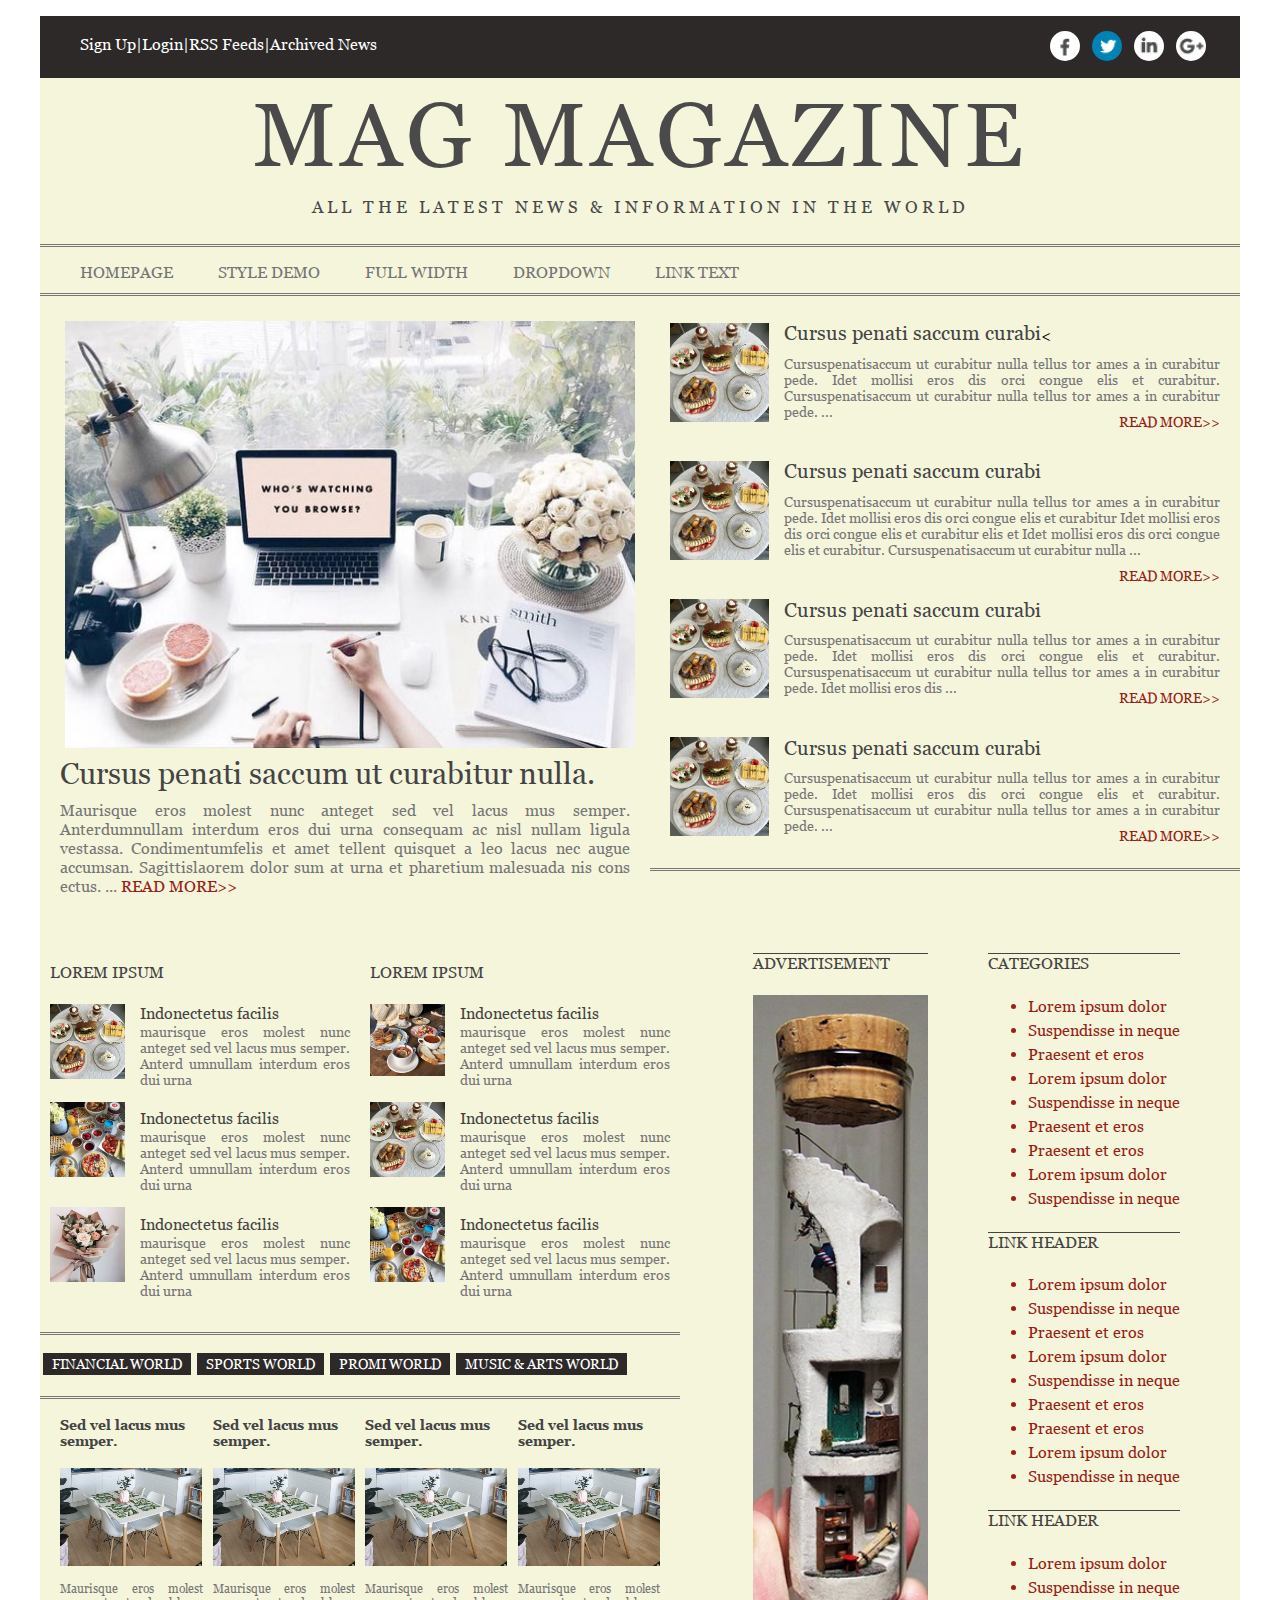
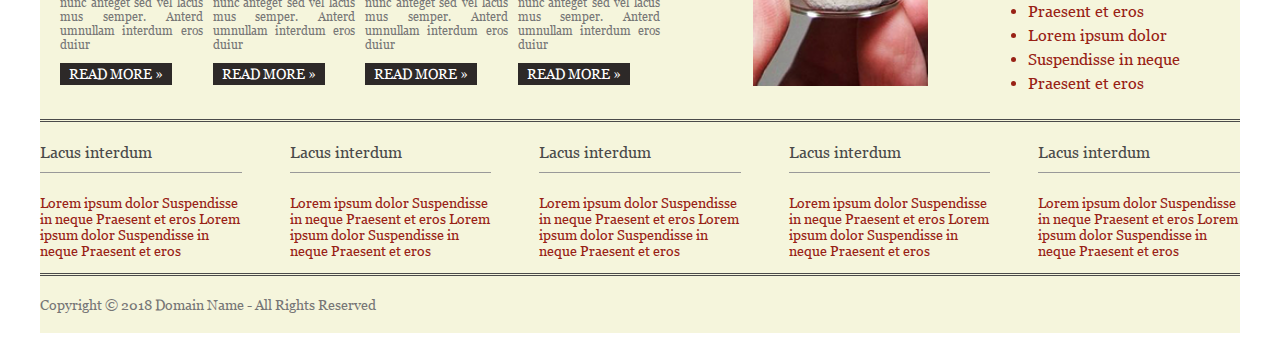
<file: Portfolio/Magazine html css/index.html>
<!DOCTYPE html>
<html lang="ua">
<head>
    <meta charset="UTF-8">
    <title>Magazine</title>
   <link type="text/css" rel="stylesheet" href="style%20–%20копія.css">
    <link type="text/css" rel="stylesheet" href="fonts/stylesheet.css">
</head>
<body>

<section>
  <header>
    <nav>
        <ul>
            <li>
                <a href="#">Sign Up </a>
            </li>
            <li>|</li>
            <li>
                <a href="#">Login </a>
            </li>
            <li>|</li>
            <li>
                <a href="#">RSS Feeds</a>
            </li>
            <li>|</li>
            <li>
                <a href="#">Archived News</a>
            </li>
        </ul>
    </nav>
       <div class="social">
        <a href="#"> <img src="Img/s1.png"></a>
        <a href="#"><img src="Img/s2.png"></a>
        <a href="#"><img src="Img/s3.png"></a>
        <a href="#"><img src="Img/s4.png"></a>
       </div>
  </header>

        <div class="headline">
            <h1>Mag magazine</h1>
            <h3>ALL THE LATEST NEWS & INFORMATION IN THE WORLD</h3>
        </div>
        <div class="headline-menu">
            <nav>
                <ul>
                    <li>
                        <a href="#">HOMEPAGE</a>
                    </li>
                    <li>
                        <a href="#">STYLE DEMO</a>
                    </li>
                    <li>
                        <a href="#">FULL WIDTH</a>
                    </li>
                    <li>
                        <a href="#">DROPDOWN</a>
                    </li>
                    <li>
                        <a href="#">LINK TEXT</a>
                    </li>
                </ul>
            </nav>
        </div>

            <div class="first-page">
                <div class="page-left">
                        <img src="Img/377f50a6bbf4524dcbbbc288e62bc53a.jpg">
                        <h3>Cursus penati saccum ut curabitur nulla.</h3>
                        <p>Maurisque eros molest nunc anteget sed vel lacus mus semper.
                        Anterdumnullam interdum eros dui urna consequam ac nisl nullam ligula vestassa.
                        Condimentumfelis et amet tellent quisquet a leo lacus nec augue accumsan.
                        Sagittislaorem dolor sum at urna et pharetium malesuada nis cons ectus. ...  <a href="#">READ MORE>></a></p>
                </div>

                <div class="page-right">
                    <img src="Img/4.jpg">
                   <h4>Cursus penati saccum curabi</h4><
                    <p>Cursuspenatisaccum ut curabitur nulla tellus tor ames a in curabitur pede.
                    Idet mollisi eros dis orci congue elis et curabitur. Cursuspenatisaccum ut curabitur nulla tellus tor ames a in curabitur pede.
                      ...  <a href="#">READ MORE>></a></p>


                    <img src="Img/4.jpg">
                    <h4>Cursus penati saccum curabi</h4>
                    <p>Cursuspenatisaccum ut curabitur nulla tellus tor ames a in curabitur pede.
                     Idet mollisi eros dis orci congue elis et curabitur Idet mollisi eros dis orci congue elis et curabitur elis et Idet mollisi eros dis orci congue elis et curabitur. Cursuspenatisaccum ut curabitur nulla
                        ...  <a href="#">READ MORE>></a></p>

                    <img src="Img/4.jpg">
                    <h4>Cursus penati saccum curabi</h4>
                    <p>Cursuspenatisaccum ut curabitur nulla tellus tor ames a in curabitur pede.
                    Idet mollisi eros dis orci congue elis et curabitur. Cursuspenatisaccum ut curabitur nulla tellus tor ames a in curabitur pede.
                        Idet mollisi eros dis ...  <a href="#">READ MORE>></a></p>

                    <img src="Img/4.jpg">
                    <h4>Cursus penati saccum curabi</h4>
                    <p>  Cursuspenatisaccum ut curabitur nulla tellus tor ames a in curabitur pede.
                    Idet mollisi eros dis orci congue elis et curabitur. Cursuspenatisaccum ut curabitur nulla tellus tor ames a in curabitur pede.
                         ...  <a href="#">READ MORE>></a></p>
                </div>
            </div>



            <div class="second-page">

                <div class="second-page_left">

                    <div class="colomn-left">
                <h4>LOREM IPSUM</h4>
                        <a href="#"><img src="Img/4.jpg"></a>
                <h4>Indonectetus facilis</h4>
                <p>maurisque eros molest nunc anteget sed vel lacus mus semper. Anterd umnullam interdum eros dui urna</p>

                        <a href="#"><img src="Img/5.jpg"></a>
                <h4>Indonectetus facilis</h4>
                <p>maurisque eros molest nunc anteget sed vel lacus mus semper. Anterd umnullam interdum eros dui urna</p>


                <a href="#"><img src="Img/6.jpg"></a>
                <h4>Indonectetus facilis</h4>
                <p>maurisque eros molest nunc anteget sed vel lacus mus semper. Anterd umnullam interdum eros dui urna</p>
                    </div>

                    <div class="colomn-right">
                        <h4>LOREM IPSUM</h4>
                        <a href="#"><img src="Img/3.jpg"></a>
                <h4>Indonectetus facilis</h4>
                <p>maurisque eros molest nunc anteget sed vel lacus mus semper. Anterd umnullam interdum eros dui urna</p>

                        <a href="#"><img src="Img/4.jpg"></a>
                <h4>Indonectetus facilis</h4>
                <p>maurisque eros molest nunc anteget sed vel lacus mus semper. Anterd umnullam interdum eros dui urna</p>


                        <a href="#"><img src="Img/5.jpg"></a>
                <h4>Indonectetus facilis</h4>
                <p>maurisque eros molest nunc anteget sed vel lacus mus semper. Anterd umnullam interdum eros dui urna</p>

            </div>
                </div>
                <div class="second-page_right">
                    <div class="second-page_botle">
                                <h4>Advertisement</h4>
                                <img src="Img/7.png"  alt="botle">
                </div>
                            <div class="categories">
                                <h4> Categories</h4>
                                <nav>
                                    <ul>
                                        <li>
                                            <a href="#">Lorem ipsum dolor</a>
                                        </li>
                                        <li>
                                            <a href="#">Suspendisse in neque</a>
                                        </li>
                                        <li>
                                            <a href="#">Praesent et eros</a>
                                        </li>
                                        <li>
                                            <a href="#">Lorem ipsum dolor</a>
                                        </li>
                                        <li>
                                            <a href="#">Suspendisse in neque</a>
                                        </li>
                                        <li>
                                            <a href="#">Praesent et eros</a>
                                        </li>
                                        <li>
                                            <a href="#">Praesent et eros</a>
                                        </li>
                                        <li>
                                            <a href="#"> Lorem ipsum dolor</a>
                                        </li>
                                        <li>
                                            <a href="#">Suspendisse in neque</a>
                                        </li>
                                    </ul>
                                </nav>
                                <h4> Link Header</h4>
                                <nav>
                                    <ul>
                                        <li>
                                            <a href="#">Lorem ipsum dolor</a>
                                        </li>
                                        <li>
                                            <a href="#">Suspendisse in neque</a>
                                        </li>
                                        <li>
                                            <a href="#">Praesent et eros</a>
                                        </li>
                                        <li>
                                            <a href="#">Lorem ipsum dolor</a>
                                        </li>
                                        <li>
                                            <a href="#">Suspendisse in neque</a>
                                        </li>
                                        <li>
                                            <a href="#">Praesent et eros</a>
                                        </li>
                                        <li>
                                            <a href="#">Praesent et eros</a>
                                        </li>
                                        <li>
                                            <a href="#"> Lorem ipsum dolor</a>
                                        </li>
                                        <li>
                                            <a href="#">Suspendisse in neque</a>
                                        </li>
                                    </ul>
                                </nav>
                                <h4>Link Header</h4>
                                <nav>
                                    <ul>
                                        <li>
                                            <a href="#">Lorem ipsum dolor</a>
                                        </li>
                                        <li>
                                            <a href="#">Suspendisse in neque</a>
                                        </li>
                                        <li>
                                            <a href="#">Praesent et eros</a>
                                        </li>
                                        <li>
                                            <a href="#">Lorem ipsum dolor</a>
                                        </li>
                                        <li>
                                            <a href="#">Suspendisse in neque</a>
                                        </li>
                                        <li>
                                            <a href="#">Praesent et eros</a>
                                        </li>
                                    </ul>
                                </nav>
                            </div>
                        </div>
                <div class="second-page_bottom">
                    <nav>
                        <ul>
                            <li>
                                <a href="#">FINANCIAL WORLD</a>
                            </li>
                            <li>
                                <a href="#">SPORTS WORLD</a>
                            </li>
                            <li>
                                <a href="#">PROMI WORLD</a>
                            </li>
                            <li>
                                <a href="#">MUSIC & ARTS WORLD</a>
                            </li>
                        </ul>
                    </nav>
                    <div class="page_bottom">
                    <div>
                    <h4>Sed vel lacus mus semper.</h4>
                    <img src="Img/e9ea4e97832a8cc46d1f5a7da3ede46f.jpg">
                    <p>Maurisque eros molest nunc anteget sed vel lacus mus semper.
                        Anterd umnullam interdum eros duiur</p>
                    <a href="#">READ MORE »</a>
                </div>
                    <div>
                    <h4>Sed vel lacus mus semper.</h4>
                    <img src="Img/e9ea4e97832a8cc46d1f5a7da3ede46f.jpg">
                    <p>Maurisque eros molest nunc anteget sed vel lacus mus semper.
                        Anterd umnullam interdum eros duiur</p>
                    <a href="#">READ MORE »</a>
                </div>
                    <div>
                    <h4>Sed vel lacus mus semper.</h4>
                    <img src="Img/e9ea4e97832a8cc46d1f5a7da3ede46f.jpg">
                    <p>Maurisque eros molest nunc anteget sed vel lacus mus semper.
                        Anterd umnullam interdum eros duiur</p>
                    <a href="#">READ MORE »</a>
                </div>
                    <div>
                    <h4>Sed vel lacus mus semper.</h4>
                    <img src="Img/e9ea4e97832a8cc46d1f5a7da3ede46f.jpg">
                    <p>Maurisque eros molest nunc anteget sed vel lacus mus semper.
                        Anterd umnullam interdum eros duiur</p>
                    <a href="#">READ MORE »</a>
                    </div>
                    </div>
            </div>
            </div>

            <div class="line-news">
                <div>
                    <a href="#"><h4>Lacus interdum</h4></a>
                    <p>Lorem ipsum dolor
                        Suspendisse in neque
                        Praesent et eros
                        Lorem ipsum dolor
                        Suspendisse in neque
                        Praesent et eros</p>
                </div>
                <div>
                    <a href="#"><h4>Lacus interdum</h4></a>
                    <p>Lorem ipsum dolor
                        Suspendisse in neque
                        Praesent et eros
                        Lorem ipsum dolor
                        Suspendisse in neque
                        Praesent et eros</p>
                </div>
                <div>
                    <a href="#"><h4>Lacus interdum</h4></a>
                    <p>Lorem ipsum dolor
                        Suspendisse in neque
                        Praesent et eros
                        Lorem ipsum dolor
                        Suspendisse in neque
                        Praesent et eros</p>
                </div>
                <div>
                    <a href="#"><h4>Lacus interdum</h4></a>
                    <p>Lorem ipsum dolor
                        Suspendisse in neque
                        Praesent et eros
                        Lorem ipsum dolor
                        Suspendisse in neque
                        Praesent et eros</p>
                </div>
                <div>
                    <a href="#"><h4>Lacus interdum</h4></a>
                    <p>Lorem ipsum dolor
                        Suspendisse in neque
                        Praesent et eros
                        Lorem ipsum dolor
                        Suspendisse in neque
                        Praesent et eros</p>
                </div>
            </div>

         <footer>
            <p>Copyright © 2018 Domain Name - All Rights Reserved</p>
        </footer>
  </section>
</body>






















</body>
</html>
</file>
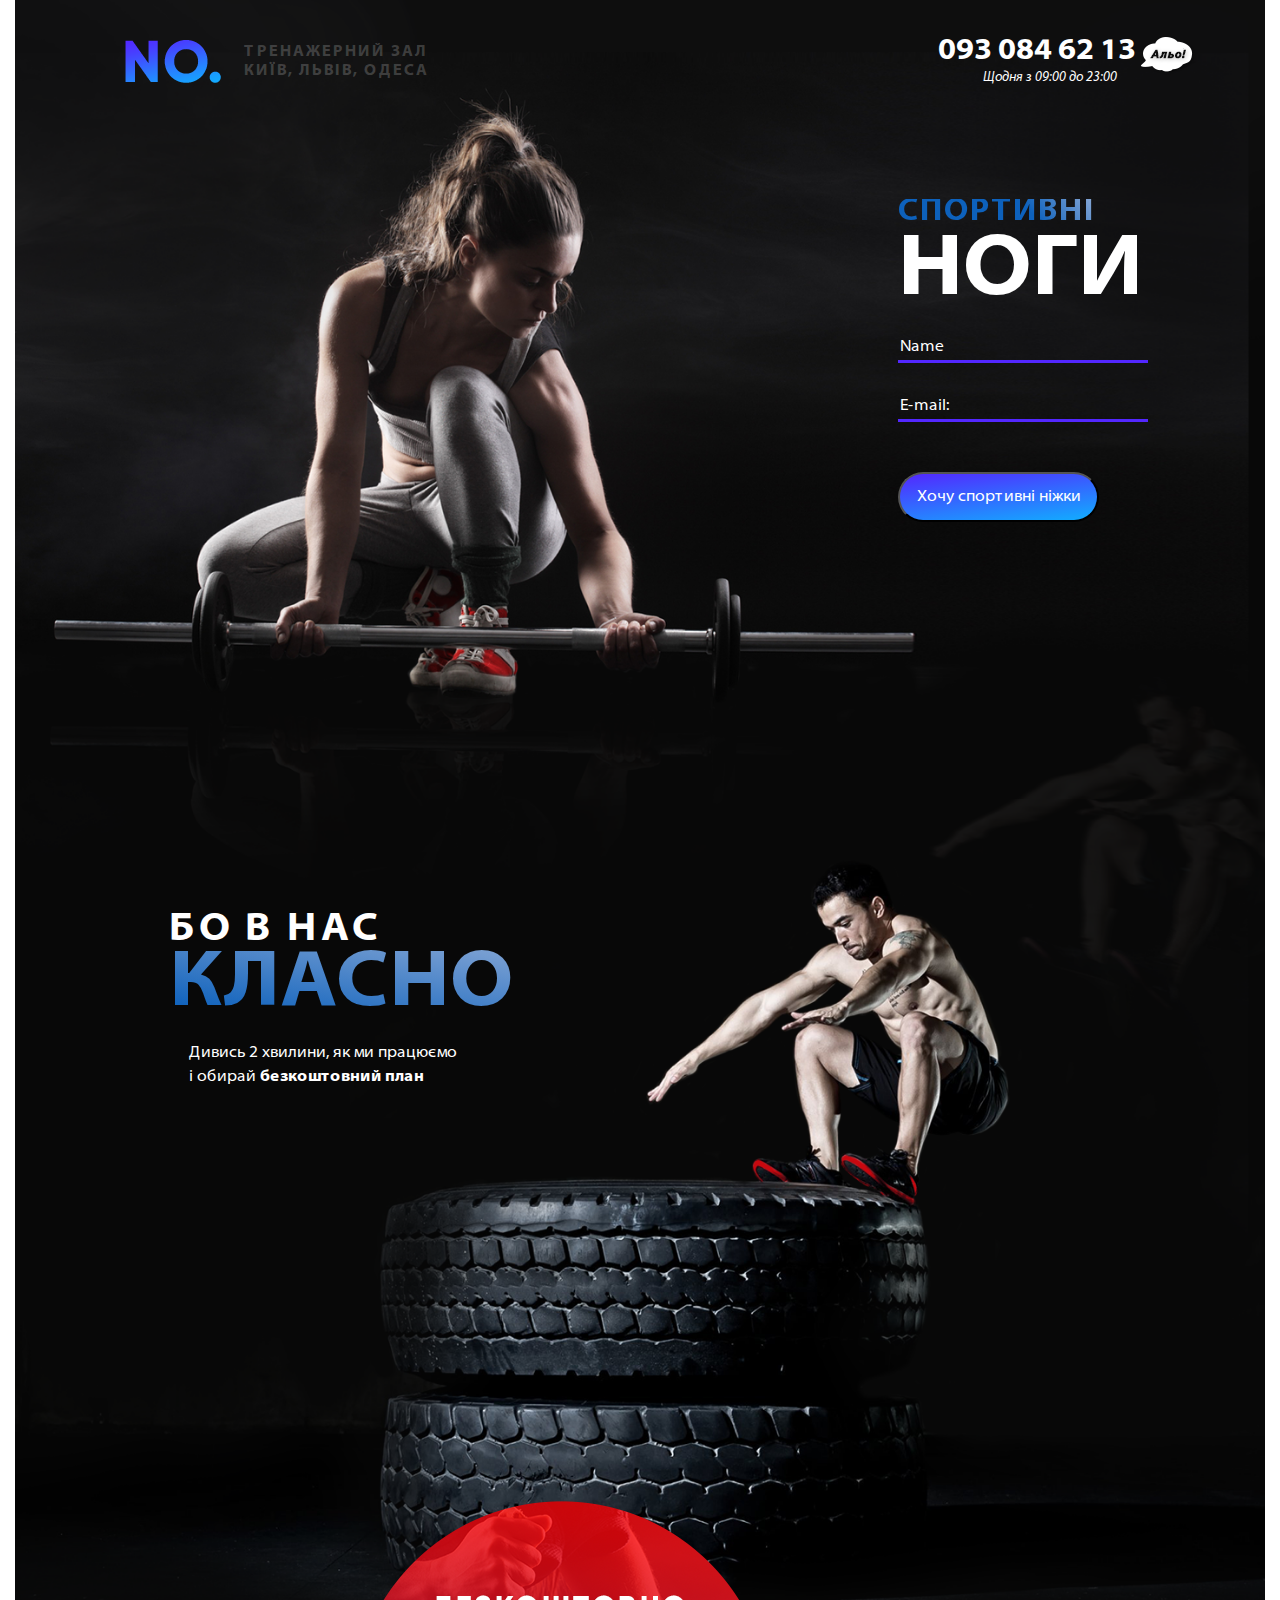
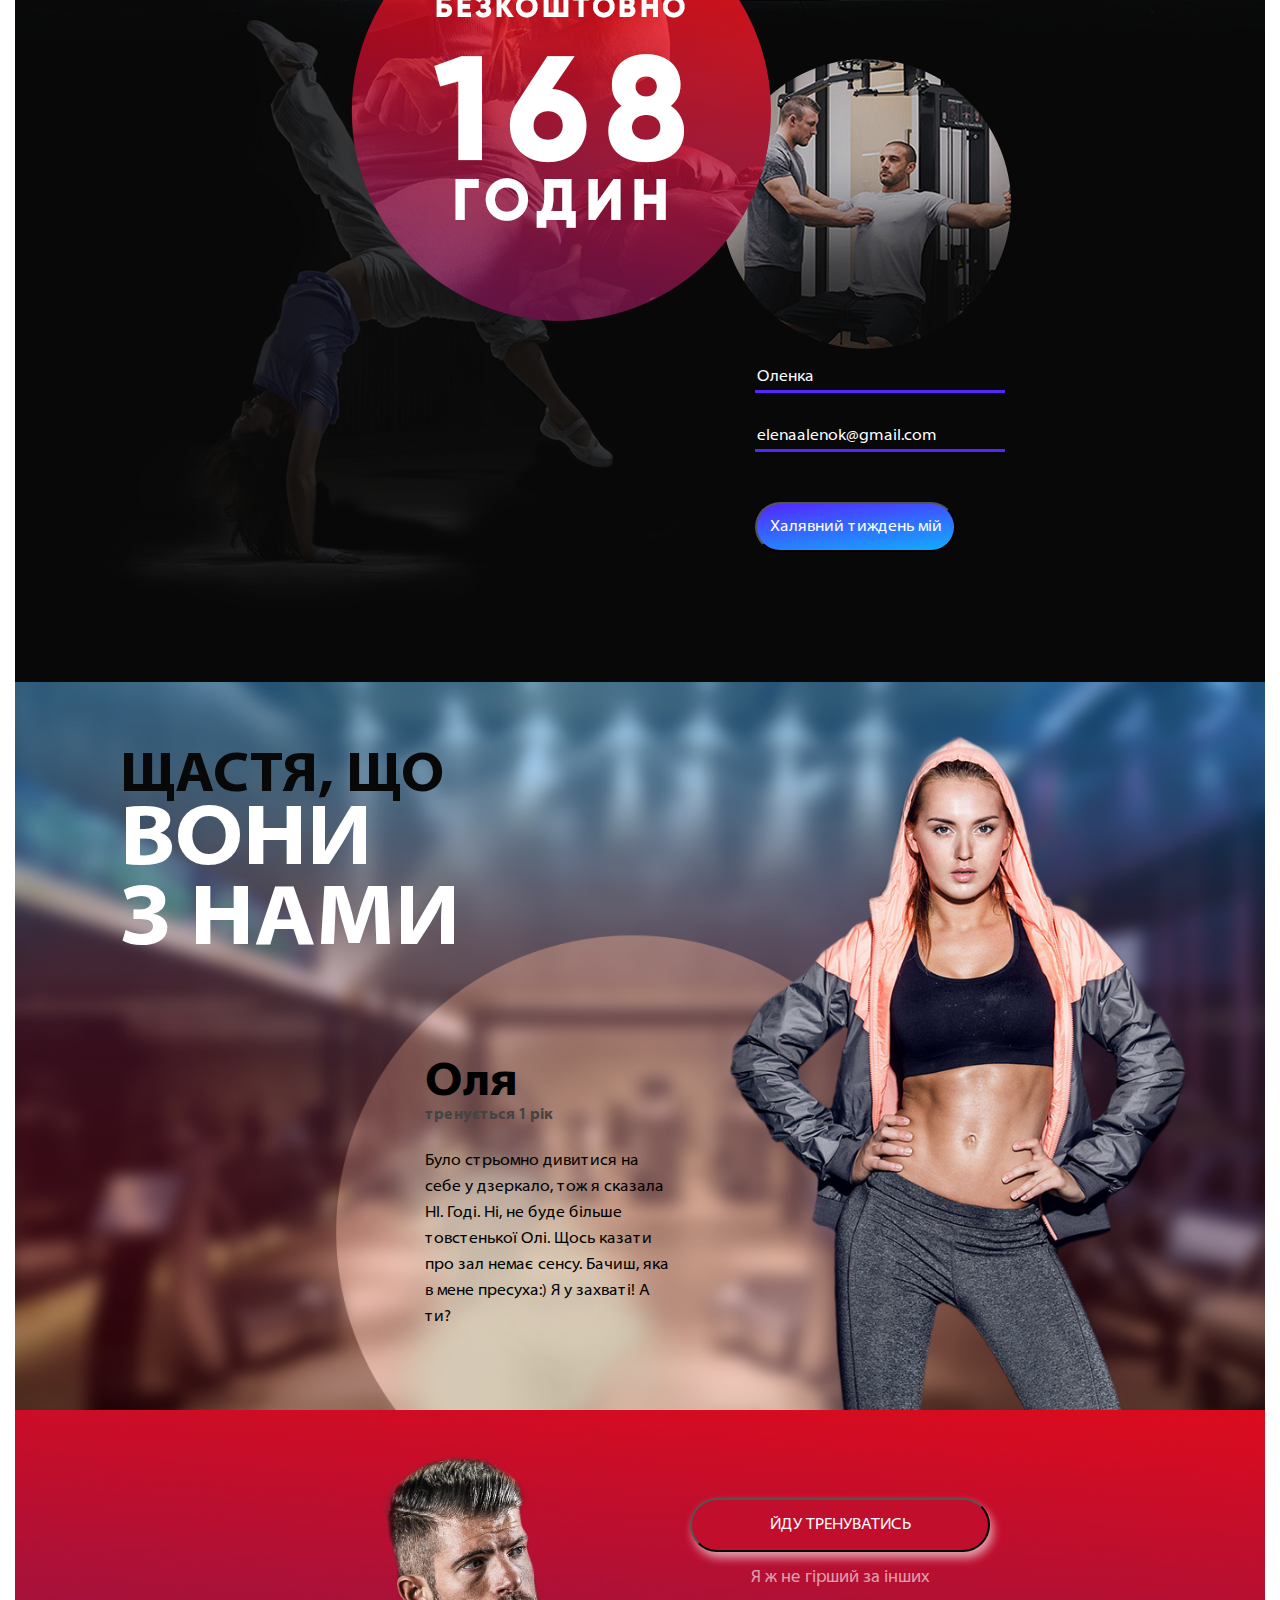
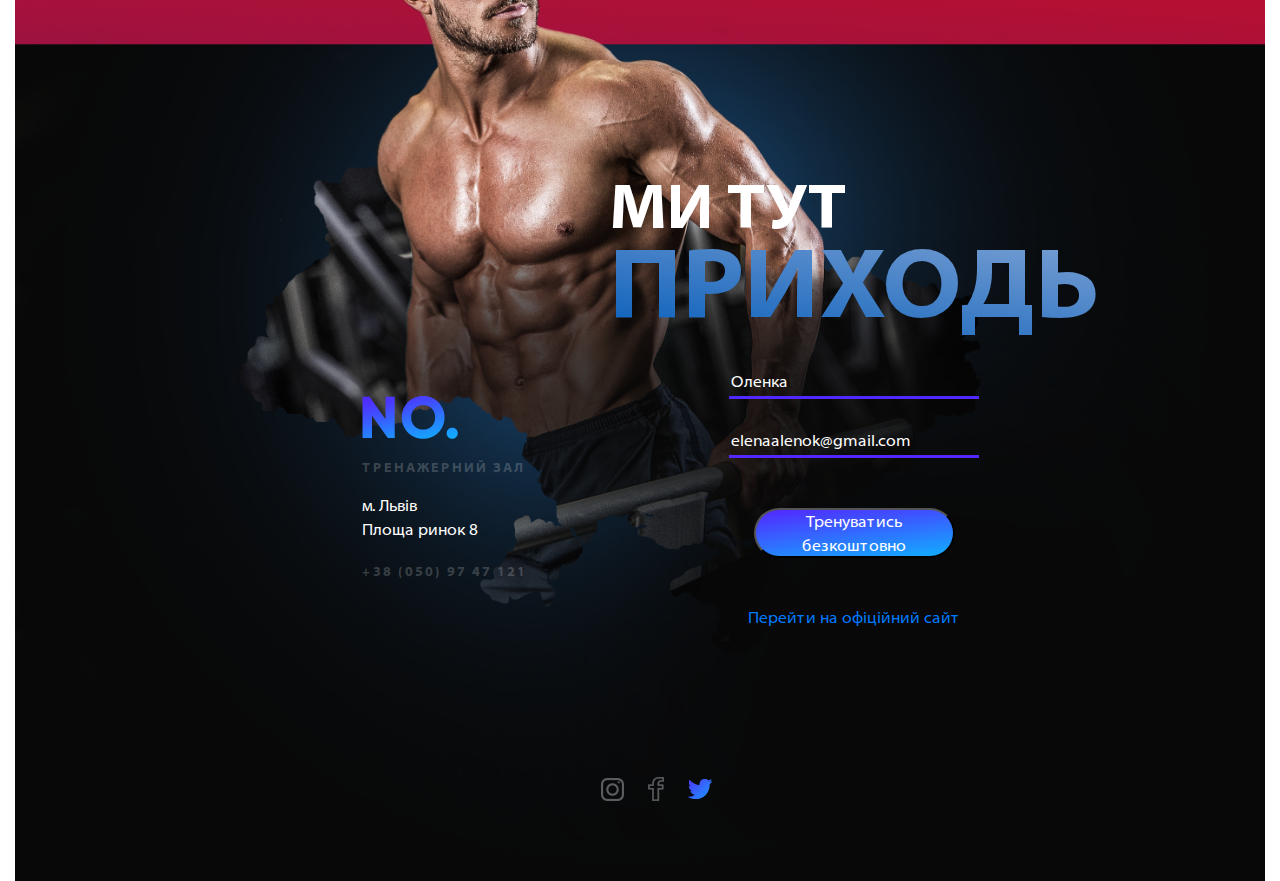
<file: Portfolio/Sport/index.html>
<!DOCTYPE html>
<html lang="en">
<head>
    <meta charset="UTF-8">
    <title>Title</title>
    <meta name="viewport" content="width=device-width, initial-scale=1, shrink-to-fit=no">
    <link rel="stylesheet" href="https://stackpath.bootstrapcdn.com/bootstrap/4.3.1/css/bootstrap.min.css" integrity="sha384-ggOyR0iXCbMQv3Xipma34MD+dH/1fQ784/j6cY/iJTQUOhcWr7x9JvoRxT2MZw1T" crossorigin="anonymous">
    <link rel="stylesheet" href="font/stylesheet.css">
    <link rel="stylesheet" href="style.css" type="text/css">
</head>
<body>


      <div class="container-fluid">
          <img src="img/bg1.png" class="img-fluid">
          <div class="container">
              <header>
                  <div class="header__logo">
                      <a href="#"><img src="img/logo.png" alt="logo"></a>
                      <p>тренажерний зал<br>
                          київ, львів, одеса</p>
                  </div>
                  <div class="header__call">
                      <span>093 084 62 13</span>
                      <img src="img/img1.png" alt="">
                      <p>Щодня з 09:00 до 23:00</p>
                  </div>
              </header>
              <div class="main">
                  <p>Спортивні</p>
                  <span>Ноги</span>
                  <form>
                          <input maxlength="30" type="text" name="name" placeholder="Name" /> <br>
                          <input maxlength="30" type="text" name="mail" placeholder="E-mail:"/> <br>
                           <button type="submit" value="Отправить"> Хочу спортивні ніжки</button>
                  </form>
              </div>
          </div>
      </div>

      <div class="container-fluid man-jump">
          <img src="img/bg0.png" class="img-fluid" id="man">
          <div class="container">
              <div class="man-jump__text">
                  <h2>бо в нас</h2>
                  <h3>Класно</h3>
                  <p>Дивись 2 хвилини, як ми працюємо<br>
                      і обирай <span>безкоштовний план</span></p>
              </div>
          </div>
      </div>

      <div class="container-fluid ">
          <img src="img/bg2.png" class="img-fluid">
              <div class="girl">
                  <img src="img/Banner.png" class="img-fluid">
              </div>
                  <div class="girl__form">
                  <form>
                      <input maxlength="30" type="text" name="name" placeholder="Оленка" /> <br>
                      <input maxlength="30" type="text" name="mail" placeholder="elenaalenok@gmail.com"/> <br>
                      <button type="submit" value="Отправить">Халявний тиждень мій</button>
                  </form>
              </div>
      </div>


      <div class="container-fluid reviews">
          <img src="img/bg4.png" class="img-fluid">
                     <h2>щастя, що <br><span> вони<br> з нами</span></h2>
              <div class="reviews__girl">
                  <img src="img/girls.png" class="img-fluid">
              </div>
          <div class="reviews__text">
                  <h3>Оля</h3>
                  <span>тренується 1 рік</span>
                  <p>Було стрьомно дивитися на себе
                      у дзеркало, тож я сказала НІ.
                      Годі. Ні, не буде більше товстенької
                      Олі. Щось казати про зал немає
                      сенсу.  Бачиш, яка в мене пресуха:)
                      Я у захваті! А ти?</p>
              </div>
      </div>

     <footer>
         <div class="container-fluid">
             <img src="img/boy.png" class="img-fluid">
             <div class="footer__botton text-center">
                 <button>Йду тренуватись</button>
                 <p>Я ж не гірший за інших</p>
             </div>
             <div class="footer__main">
                 <h2>Ми тут</h2>
                 <p>Приходь</p>
                 <div class="footer__form text-center">
                     <form class="mb-5">
                         <input maxlength="30" type="text" name="name" placeholder="Oленка" /> <br>
                         <input maxlength="30" type="text" name="mail" placeholder="elenaalenok@gmail.com"/> <br>
                         <button type="submit" value="Отправить">Тренуватись безкоштовно</button>
                     </form>
                     <a href="#">Перейти на офіційний сайт</a>
                 </div>
             </div>
                 <div class="footer__logo">
                     <img src="img/logo.png" class="img-fluid">
                     <p>тренажерний зал</p>
                            <span>м. Львів<br> Площа ринок 8</span>
                     <p>+38 (050) 97 47 121</p>
                 </div>
               <div class="footer__social">
                   <a href="#"> <img src="img/ins.png" class="img-fluid"></a>
                   <a href="#"><img src="img/f.png" class="img-fluid"> </a>
                   <a href="#"> <img src="img/twitter.png" class="img-fluid"></a>
               </div>
         </div>
     </footer>







<script src="https://code.jquery.com/jquery-3.3.1.slim.min.js" integrity="sha384-q8i/X+965DzO0rT7abK41JStQIAqVgRVzpbzo5smXKp4YfRvH+8abtTE1Pi6jizo" crossorigin="anonymous"></script>
<script src="https://cdnjs.cloudflare.com/ajax/libs/popper.js/1.14.7/umd/popper.min.js" integrity="sha384-UO2eT0CpHqdSJQ6hJty5KVphtPhzWj9WO1clHTMGa3JDZwrnQq4sF86dIHNDz0W1" crossorigin="anonymous"></script>
<script src="https://stackpath.bootstrapcdn.com/bootstrap/4.3.1/js/bootstrap.min.js" integrity="sha384-JjSmVgyd0p3pXB1rRibZUAYoIIy6OrQ6VrjIEaFf/nJGzIxFDsf4x0xIM+B07jRM" crossorigin="anonymous"></script>

</body>
</html>
</file>
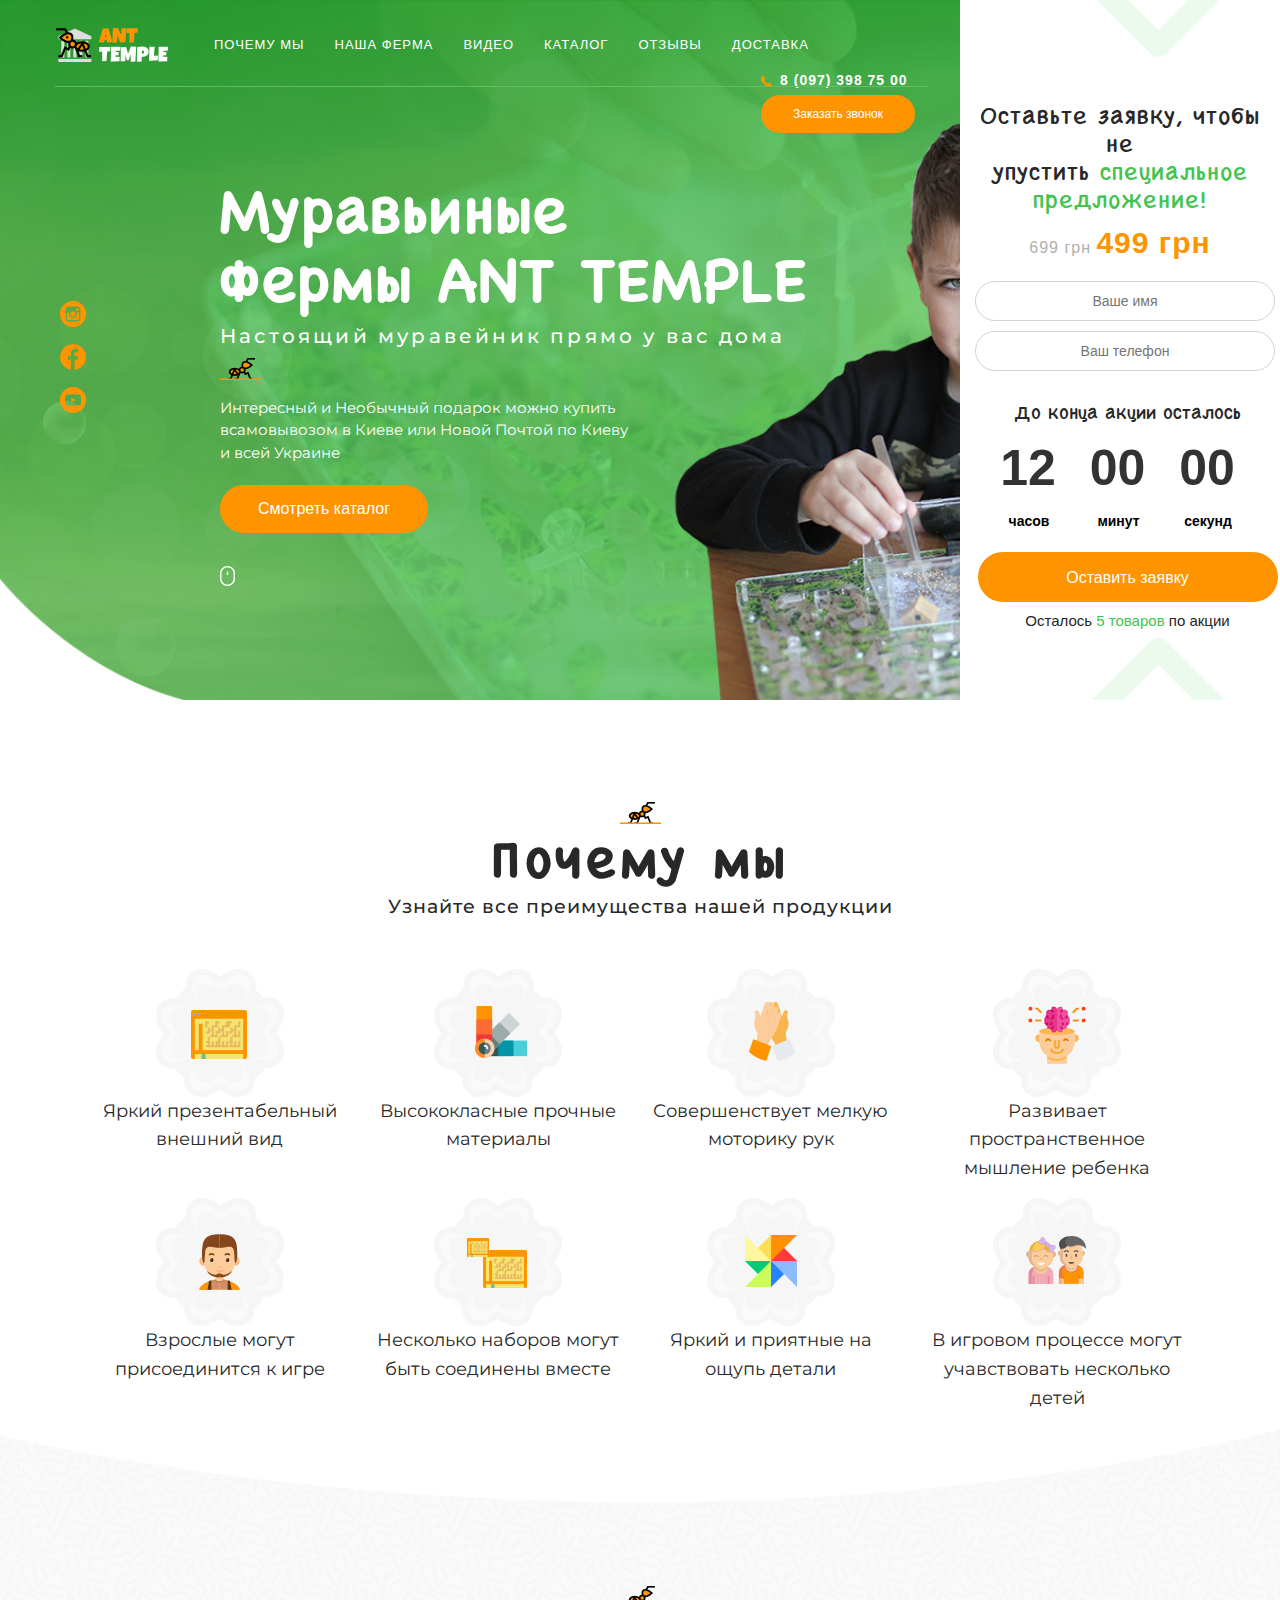
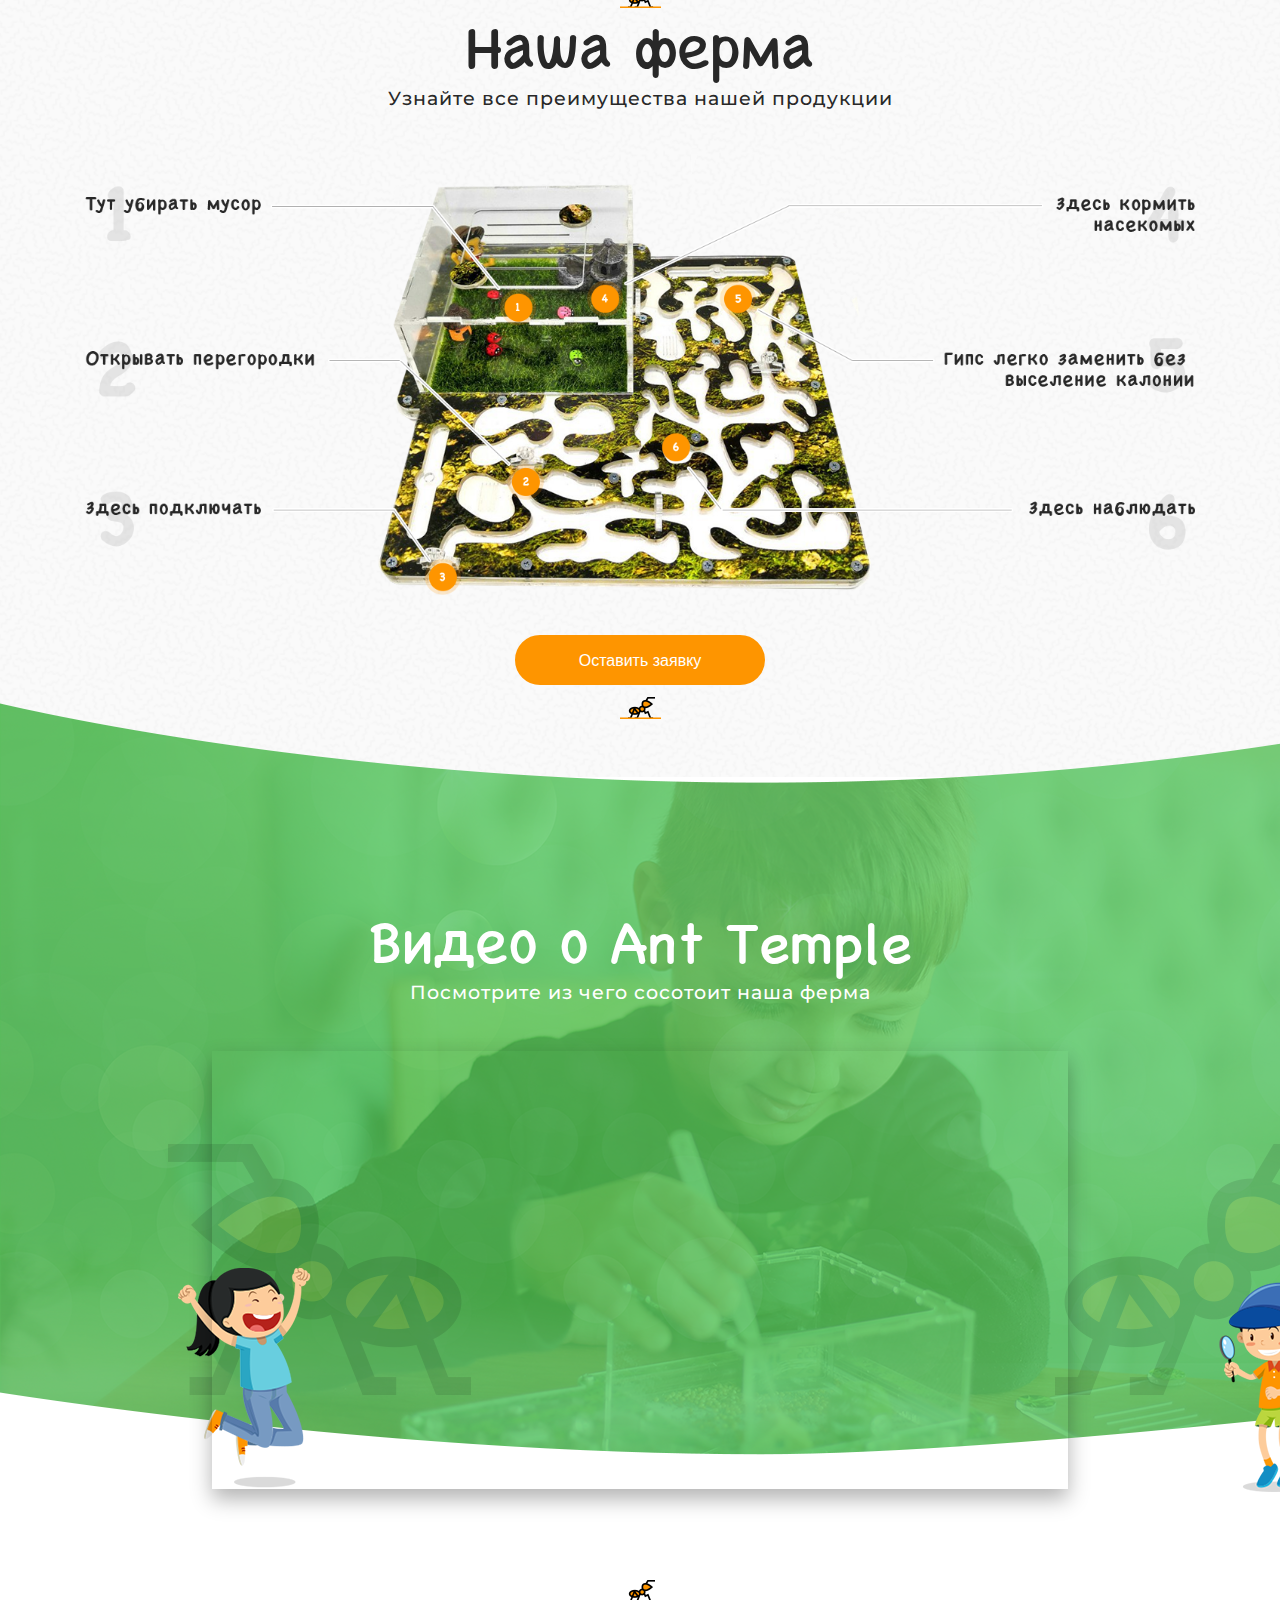
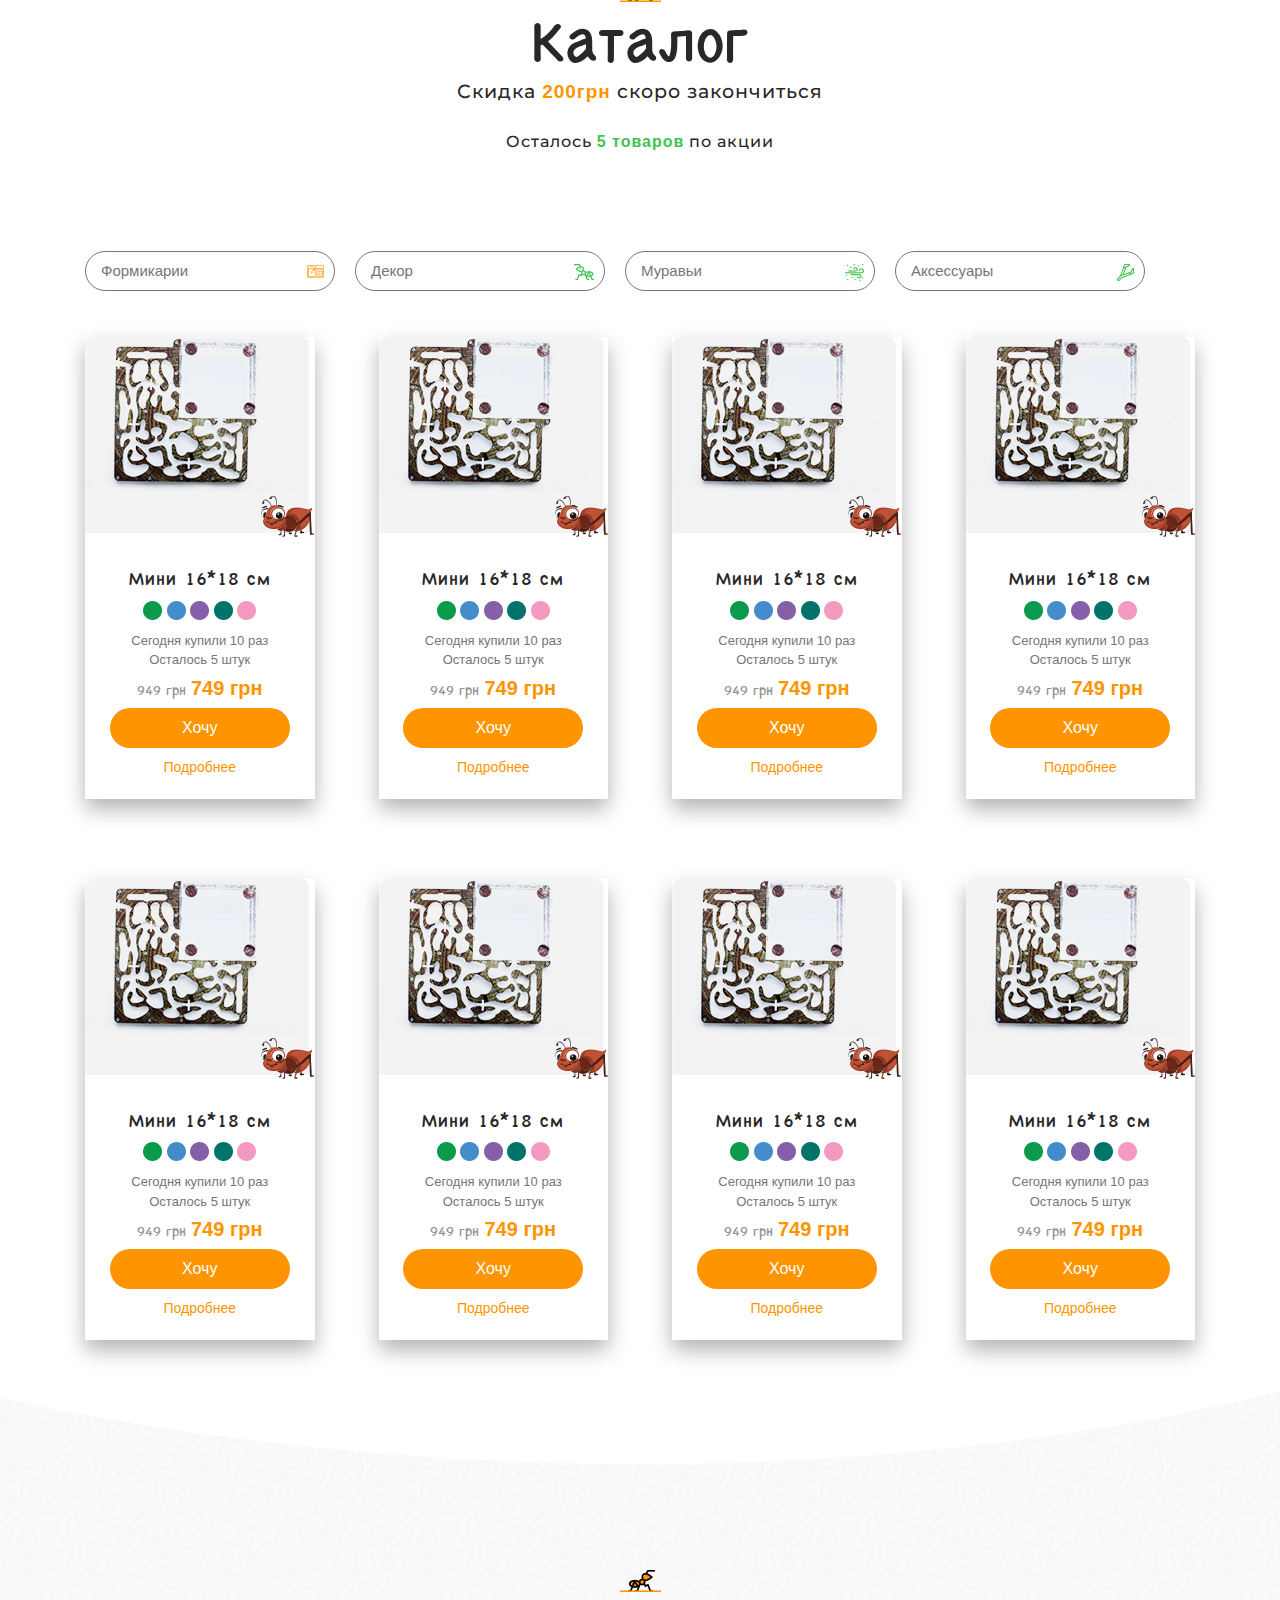
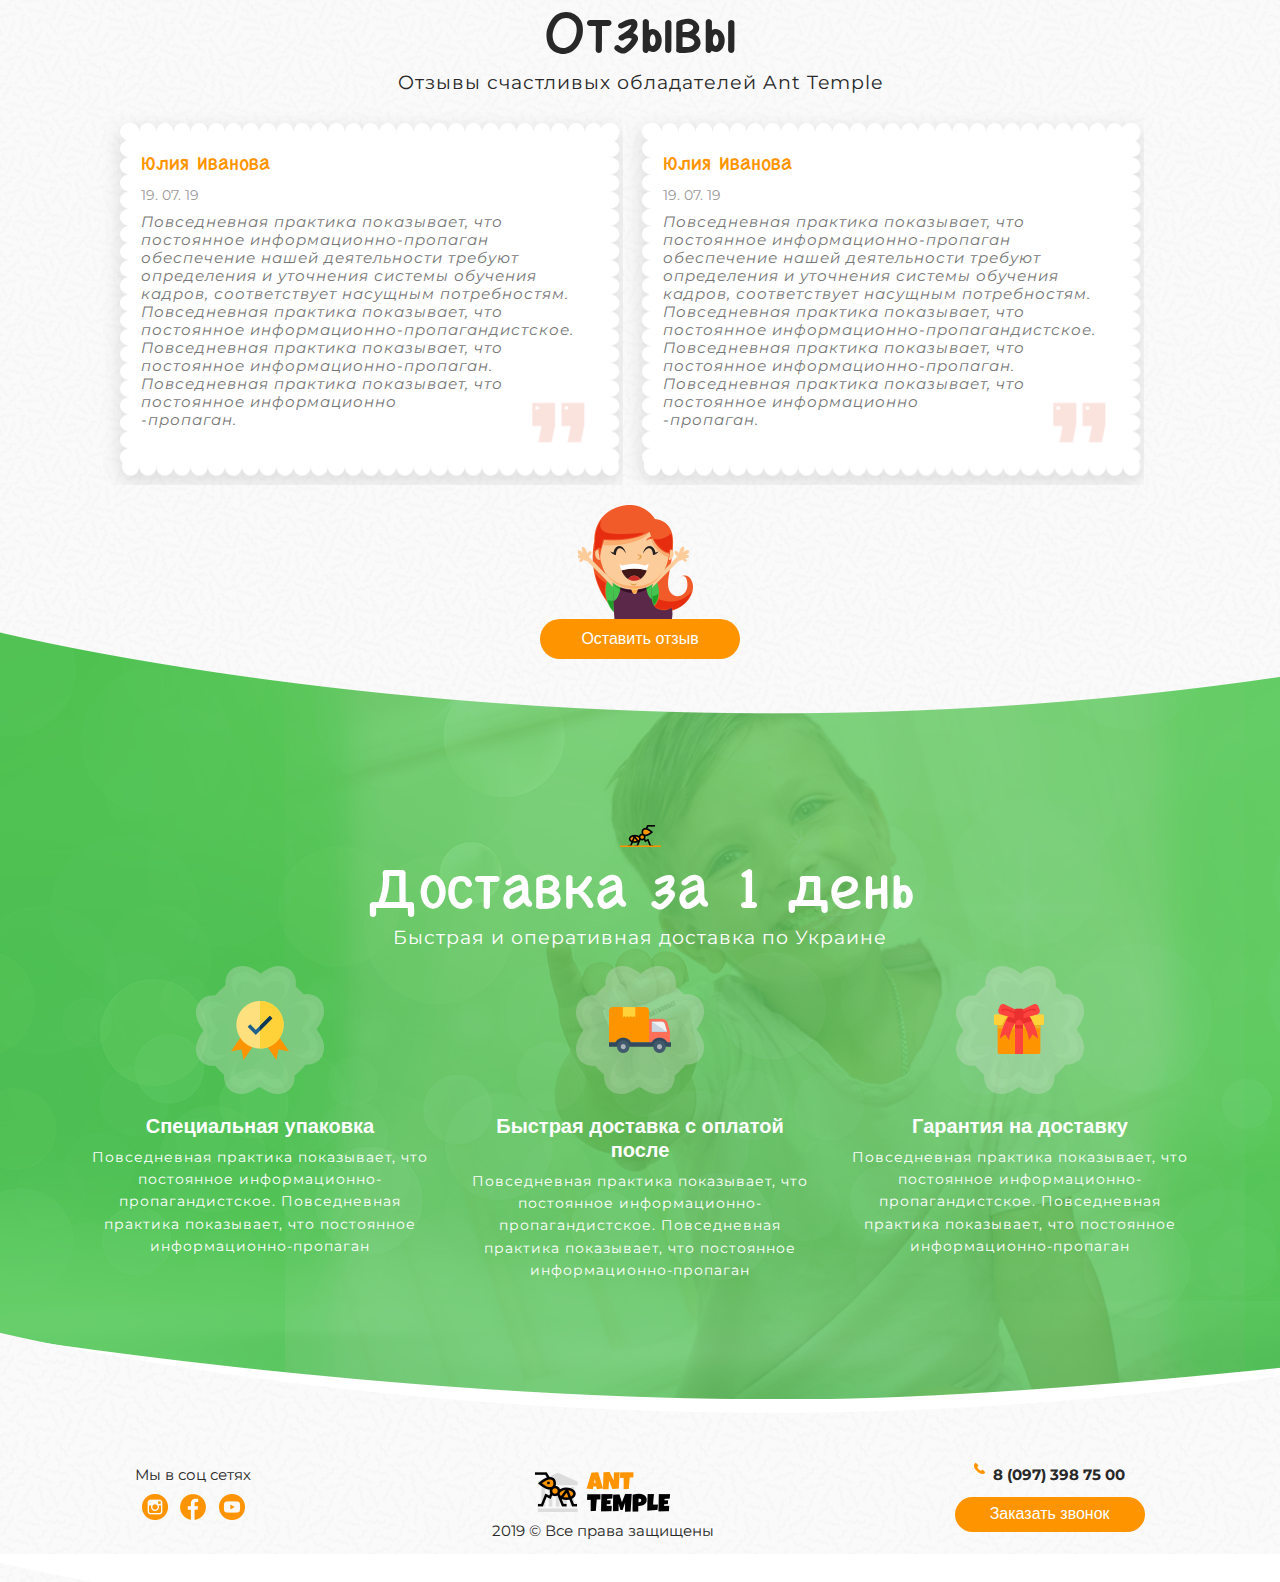
<file: Portfolio/AntTemple/index1.html>
<!DOCTYPE html>
<html lang="en">
<head>
    <meta charset="UTF-8">
    <title>Title</title>
    <link rel="stylesheet" href="https://stackpath.bootstrapcdn.com/bootstrap/4.3.1/css/bootstrap.min.css" integrity="sha384-ggOyR0iXCbMQv3Xipma34MD+dH/1fQ784/j6cY/iJTQUOhcWr7x9JvoRxT2MZw1T" crossorigin="anonymous">
    <link href="https://fonts.googleapis.com/css?family=Montserrat" rel="stylesheet">
    <link rel="stylesheet" href="style1.css">
</head>
<body>

     <section class="main">
         <div class="container-fluid">
             <div class="row">
                 
                 <div class="col-9 landing">
                     <div class="logo">
                         <img src="img/logo1.png" alt="">
                     </div>
                     <nav>
                         <ul>
                             <li>
                                 <a href="#why-we">Почему мы</a>
                             </li>
                             <li>
                                 <a href="#our-farm"> Наша ферма</a>
                             </li>
                             <li>
                                 <a href="#video">Видео</a>
                             </li>
                             <li>
                                 <a href="#catalog">Каталог</a>
                             </li>
                             <li>
                                 <a href="#reviews">Отзывы</a>
                             </li>
                             <li>
                                 <a href="#delivery">Доставка</a>
                             </li>
                         </ul>
                     </nav>

                         <div class="main__tell">
                           <p><img src="img/call.png" class="pr-2" alt="">8 (097) 398 75 00</p>
                           <a href="#">Заказать звонок</a>
                         </div>

                         <div class="line">


                             <div class="social">
                                 <a href="#"><img src="img/instagram-logo.png" alt=""></a><br>
                                 <a href="#"><img src="img/facebook.png" alt=""></a><br>
                                 <a href="#"> <img src="img/youtube.png" alt=""></a>
                             </div>

                             <div class=" banner">
                                 <h2>Муравьиные <br> Фермы ANT TEMPLE</h2>
                                 <h4>Настоящий муравейник прямо у вас дома   </h4>
                                 <img src="img/img2.png" alt="">
                                 <p>Интересный и Необычный подарок можно купить <br>
                                     всамовывозом в Киеве или Новой Почтой по Киеву<br>
                                     и всей Украине</p>
                                 <a href="#">Смотреть каталог</a>

                                 <div class="mouse">
                                     <img src="img/mouse.png" alt="">
                                 </div>
                             </div>
                         </div>
                 </div>


                 <div class="col-3 form text-center">

                     <h4>Оставьте заявку, чтобы не<br>
                         упустить <span> специальное<br>
                      предложение!</span></h4>
                     <p>699 грн <span>499 грн</span></p>

                     <form>
                         <input name="name" type="name" placeholder="Ваше имя"><br>
                         <input name="telNo" type="tel" placeholder="Ваш телефон">
                     </form>

                     <div class="time">
                         <h2>До конца акции осталось</h2>

                         <div id="clockdiv">
                             <div>
                                 <span class="hours"></span>
                                 <div class="smalltext">часов</div>
                             </div>
                             <div>
                                 <span class="minutes"></span>
                                 <div class="smalltext">минут</div>
                             </div>
                             <div>
                                 <span class="seconds"></span>
                                 <div class="smalltext">секунд</div>
                             </div>
                         </div>

                         <a href="#">Оставить заявку</a>
                         <h3>Осталось <span> 5 товаров </span> по акции</h3>
                     </div>
                 </div>
             </div>
         </div>
     </section>


     <section class="why-we">
         <div class="container text-center">
                 <img src="img/img2.png" alt="">
                 <h2>Почему мы</h2>
                 <h3>Узнайте все преимущества нашей продукции</h3>
                 <div class="why-we__greed text-center">
                     <div>
                         <img src="img/1.png" alt="">
                         <p>Яркий презентабельный внешний вид</p>
                     </div>

                     <div>
                         <img src="img/2.png" alt="">
                         <p>Высококласные прочные материалы</p>
                     </div>

                     <div>
                         <img src="img/3.png" alt="">
                         <p>Совершенствует мелкую моторику рук</p>
                     </div>

                     <div>
                         <img src="img/intelligence.png" alt="">
                         <p>Развивает пространственное мышление ребенка</p>
                     </div>

                     <div>
                         <img src="img/5.png" alt="">
                         <p>Взрослые могут присоединится к игре</p>
                     </div>

                     <div>
                         <img src="img/6.png" alt="">
                         <p>Несколько наборов могут быть соединены вместе</p>
                     </div>

                     <div>
                         <img src="img/7.png" alt="">
                         <p>Яркий и приятные на ощупь детали</p>
                     </div>

                     <div>
                         <img src="img/8.png" alt="">
                         <p>В игровом процессе могут  учавствовать несколько детей</p>
                     </div>
             </div>
         </div>
     </section>

     <section class="our-farm">
         <div class="container text-center">
             <img src="img/img2.png">
             <h2>Наша ферма</h2>
             <h3>Узнайте все преимущества нашей продукции </h3>
             <img src="img/bg2.png" class="img-fluid" alt="">
             <a href="#">Оставить заявку</a>
         </div>
     </section>

     <section id="video" class="video text-center">
         <img src="img/img2.png" alt="">
         <h2>Видео о Ant Temple</h2>
         <h3>Посмотрите из чего сосотоит наша ферма</h3>
         <iframe width="856" height="438" src="https://www.youtube.com/embed/4Ez4JkXixRQ"
                 frameborder="0" allow="accelerometer; autoplay;
                        encrypted-media; gyroscope; picture-in-picture" allowfullscreen></iframe>
     </section>

     <section class="catalog">
         <div id="catalog" class="container text-center">
             <img src="img/img2.png" alt="">
             <h2>Каталог</h2>
             <h3>Скидка <span>200грн</span>  скоро закончиться</h3>
             <h4>Осталось <span>5 товаров</span> по акции</h4>
             <nav>
                 <ul>
                     <li>
                         <a href="#"> Формикарии </a><img src="img/11.png">
                     </li>
                     <li>
                         <a href="#">Декор </a><img src="img/12-1.png">
                     </li>
                     <li>
                         <a href="#"> Муравьи </a><img src="img/13-1.png">
                     </li>
                     <li>
                         <a href="#">Аксессуары </a><img src="img/14.png">
                     </li>
                 </ul>
             </nav>

             <div class="catalog__card">
                 <div class="text-center greed-1">
                     <img src="img/21.png" class="img-fluid">
                     <h4>Мини 16*18 см</h4>
                     <a href="#"><img src="img/22.png"></a>
                     <a href="#"><img src="img/23.png"></a>
                     <a href="#"><img src="img/24.png"></a>
                     <a href="#"><img src="img/25.png"></a>
                     <a href="#"><img src="img/26.png"></a>
                     <p>Сегодня купили <span>10 </span> раз <br>Осталось <span> 5 </span> штук</p>
                     <h5>949 грн <span> 749 грн</span></h5>
                     <button>Хочу</button>
                     <a href="#">Подробнее</a>

                 </div>

                 <div class="text-center greed-1">
                     <img src="img/21.png" class="img-fluid">
                     <h4>Мини 16*18 см</h4>
                     <a href="#"><img src="img/22.png"></a>
                     <a href="#"><img src="img/23.png"></a>
                     <a href="#"><img src="img/24.png"></a>
                     <a href="#"><img src="img/25.png"></a>
                     <a href="#"><img src="img/26.png"></a>
                     <p>Сегодня купили <span>10 </span> раз <br>Осталось <span> 5 </span> штук</p>
                     <h5>949 грн <span> 749 грн</span></h5>
                     <button>Хочу</button>
                     <a href="#">Подробнее</a>

                 </div>

                 <div class="text-center greed-1">
                     <img src="img/21.png" class="img-fluid">
                     <h4>Мини 16*18 см</h4>
                     <a href="#"><img src="img/22.png"></a>
                     <a href="#"><img src="img/23.png"></a>
                     <a href="#"><img src="img/24.png"></a>
                     <a href="#"><img src="img/25.png"></a>
                     <a href="#"><img src="img/26.png"></a>
                     <p>Сегодня купили <span>10 </span> раз <br>Осталось <span> 5 </span> штук</p>
                     <h5>949 грн <span> 749 грн</span></h5>
                     <button>Хочу</button>
                     <a href="#">Подробнее</a>

                 </div>

                 <div class="text-center greed-1">
                     <img src="img/21.png" class="img-fluid">
                     <h4>Мини 16*18 см</h4>
                     <a href="#"><img src="img/22.png"></a>
                     <a href="#"><img src="img/23.png"></a>
                     <a href="#"><img src="img/24.png"></a>
                     <a href="#"><img src="img/25.png"></a>
                     <a href="#"><img src="img/26.png"></a>
                     <p>Сегодня купили <span>10 </span> раз <br>Осталось <span> 5 </span> штук</p>
                     <h5>949 грн <span> 749 грн</span></h5>
                     <button>Хочу</button>
                     <a href="#">Подробнее</a>

                 </div>

                 <div class="text-center greed-1">
                     <img src="img/21.png" class="img-fluid">
                     <h4>Мини 16*18 см</h4>
                     <a href="#"><img src="img/22.png"></a>
                     <a href="#"><img src="img/23.png"></a>
                     <a href="#"><img src="img/24.png"></a>
                     <a href="#"><img src="img/25.png"></a>
                     <a href="#"><img src="img/26.png"></a>
                     <p>Сегодня купили <span>10 </span> раз <br>Осталось <span> 5 </span> штук</p>
                     <h5>949 грн <span> 749 грн</span></h5>
                     <button>Хочу</button>
                     <a href="#">Подробнее</a>

                 </div>

                 <div class="text-center greed-1">
                     <img src="img/21.png" class="img-fluid">
                     <h4>Мини 16*18 см</h4>
                     <a href="#"><img src="img/22.png"></a>
                     <a href="#"><img src="img/23.png"></a>
                     <a href="#"><img src="img/24.png"></a>
                     <a href="#"><img src="img/25.png"></a>
                     <a href="#"><img src="img/26.png"></a>
                     <p>Сегодня купили <span>10 </span> раз <br>Осталось <span> 5 </span> штук</p>
                     <h5>949 грн <span> 749 грн</span></h5>
                     <button>Хочу</button>
                     <a href="#">Подробнее</a>

                 </div>

                 <div class="text-center greed-1">
                     <img src="img/21.png" class="img-fluid">
                     <h4>Мини 16*18 см</h4>
                     <a href="#"><img src="img/22.png"></a>
                     <a href="#"><img src="img/23.png"></a>
                     <a href="#"><img src="img/24.png"></a>
                     <a href="#"><img src="img/25.png"></a>
                     <a href="#"><img src="img/26.png"></a>
                     <p>Сегодня купили <span>10 </span> раз <br>Осталось <span> 5 </span> штук</p>
                     <h5>949 грн <span> 749 грн</span></h5>
                     <button>Хочу</button>
                     <a href="#">Подробнее</a>

                 </div>

                 <div class="text-center greed-1">
                     <img src="img/21.png" class="img-fluid">
                     <h4>Мини 16*18 см</h4>
                     <a href="#"><img src="img/22.png"></a>
                     <a href="#"><img src="img/23.png"></a>
                     <a href="#"><img src="img/24.png"></a>
                     <a href="#"><img src="img/25.png"></a>
                     <a href="#"><img src="img/26.png"></a>
                     <p>Сегодня купили <span>10 </span> раз<br> Осталось <span> 5 </span> штук</p>
                     <h5>949 грн <span> 749 грн</span></h5>
                     <button>Хочу</button>
                     <a href="#">Подробнее</a>

                 </div>
             </div>
         </div>
     </section>

     <section id="reviews" class="container-fluid reviews text-center">
         <img src="img/img2.png" alt="">
         <h2>Отзывы</h2>
         <p>Oтзывы счастливых обладателей Ant Temple </p>
         <div class="container text-left">
             <div class="review__card ml-3">
                 <h2>Юлия Иванова</h2>
                 <span>19. 07. 19</span>
                 <p>Повседневная практика показывает, что постоянное информационно-пропаган
                     обеспечение нашей деятельности требуют определения и уточнения системы
                     обучения кадров, соответствует насущным потребностям. Повседневная практика
                     показывает, что постоянное информационно-пропагандистское. Повседневная
                     практика показывает, что постоянное информационно-пропаган. Повседневная
                     практика показывает, что постоянное информационно<br>
                     -пропаган.
                 </p>
             </div>

             <div class="review__card">
                 <h2>Юлия Иванова</h2>
                 <span>19. 07. 19</span>
                 <p>Повседневная практика показывает, что постоянное информационно-пропаган
                     обеспечение нашей деятельности требуют определения и уточнения системы
                     обучения кадров, соответствует насущным потребностям. Повседневная практика
                     показывает, что постоянное информационно-пропагандистское. Повседневная
                     практика показывает, что постоянное информационно-пропаган. Повседневная
                     практика показывает, что постоянное информационно<br>
                     -пропаган.
                 </p>
             </div>
         </div>
         <div class="girl text-center">
             <img src="img/girl.png" alt="">
             <button href="#">Оставить отзыв</button>
         </div>
     </section>

     <section id="delivery" class="container-fluid delivery text-center">
         <img src="img/img2.png">
         <h2>Доставка за 1 день </h2>
         <p>Быстрая и оперативная доставка по Украине  </p>
         <div class="container delivery__propose">
             <div>
                 <img src="img/31.png">
                 <h3>Специальная упаковка</h3>
                 <p>Повседневная практика показывает, что постоянное информационно-
                     пропагандистское. Повседневная практика показывает, что постоянное информационно-пропаган</p>
             </div>

             <div>
                 <img src="img/32.png">
                 <h3>Быстрая доставка с оплатой после</h3>
                 <p>Повседневная практика показывает, что постоянное информационно-
                     пропагандистское. Повседневная практика показывает, что постоянное информационно-пропаган</p>
             </div>

             <div>
                 <img src="img/33.png">
                 <h3>Гарантия на доставку</h3>
                 <p>Повседневная практика показывает, что постоянное информационно-
                     пропагандистское. Повседневная практика показывает, что постоянное информационно-пропаган</p>
             </div>
         </div>
     </section>

     <footer class="container-fluid text-center">

         <div>
             <p>Мы в соц сетях</p>
             <a href="#"><img src="img/instagram-logo.png" class="mr-2"></a>
             <a href="#"><img src="img/facebook.png" class="mr-2"></a>
             <a href="#"><img src="img/youtube.png"></a>
         </div>

         <div>
             <img src="img/logo.png" class="pb-2 mt-2">
             <p>2019  ©  Все права защищены</p>
         </div>

         <div class="tel">
             <p><img src="img/call.png" class="pr-2 ">8 (097) 398 75 00</p>
             <button>Заказать звонок</button>
         </div>
     </footer>

































     <script src="https://code.jquery.com/jquery-3.3.1.slim.min.js" integrity="sha384-q8i/X+965DzO0rT7abK41JStQIAqVgRVzpbzo5smXKp4YfRvH+8abtTE1Pi6jizo" crossorigin="anonymous"></script>
<script src="https://cdnjs.cloudflare.com/ajax/libs/popper.js/1.14.7/umd/popper.min.js" integrity="sha384-UO2eT0CpHqdSJQ6hJty5KVphtPhzWj9WO1clHTMGa3JDZwrnQq4sF86dIHNDz0W1" crossorigin="anonymous"></script>
<script src="https://stackpath.bootstrapcdn.com/bootstrap/4.3.1/js/bootstrap.min.js" integrity="sha384-JjSmVgyd0p3pXB1rRibZUAYoIIy6OrQ6VrjIEaFf/nJGzIxFDsf4x0xIM+B07jRM" crossorigin="anonymous"></script>
     <script src="script1.js"></script>
</body>
</html>
</file>
<file: Portfolio/Magazine html css/fonts/stylesheet.css>
/* This stylesheet generated by Transfonter (https://transfonter.org) on August 20, 2017 8:36 PM */

@font-face {
	font-family: 'Georgia';
	src: url('Georgia-BoldItalic.eot');
	src: local('Georgia Bold Italic'), local('Georgia-BoldItalic'),
		url('Georgia-BoldItalic.eot?#iefix') format('embedded-opentype'),
		url('Georgia-BoldItalic.woff') format('woff'),
		url('Georgia-BoldItalic.ttf') format('truetype');
	font-weight: bold;
	font-style: italic;
}

@font-face {
	font-family: 'Georgia';
	src: url('Georgia-Italic.eot');
	src: local('Georgia Italic'), local('Georgia-Italic'),
		url('Georgia-Italic.eot?#iefix') format('embedded-opentype'),
		url('Georgia-Italic.woff') format('woff'),
		url('Georgia-Italic.ttf') format('truetype');
	font-weight: normal;
	font-style: italic;
}

@font-face {
	font-family: 'Georgia';
	src: url('Georgia-Bold.eot');
	src: local('Georgia Bold'), local('Georgia-Bold'),
		url('Georgia-Bold.eot?#iefix') format('embedded-opentype'),
		url('Georgia-Bold.woff') format('woff'),
		url('Georgia-Bold.ttf') format('truetype');
	font-weight: bold;
	font-style: normal;
}

@font-face {
	font-family: 'Georgia';
	src: url('Georgia.eot');
	src: local('Georgia'),
		url('Georgia.eot?#iefix') format('embedded-opentype'),
		url('Georgia.woff') format('woff'),
		url('Georgia.ttf') format('truetype');
	font-weight: normal;
	font-style: normal;
}
</file>
<file: Portfolio/Sport/font/stylesheet.css>
/* This stylesheet generated by Transfonter (https://transfonter.org) on July 4, 2017 2:58 PM */

@font-face {
	font-family: 'Myriad Pro';
	src: url('MyriadPro-BoldCondIt.eot');
	src: local('Myriad Pro Bold Condensed Italic'), local('MyriadPro-BoldCondIt'),
		url('MyriadPro-BoldCondIt.eot?#iefix') format('embedded-opentype'),
		url('MyriadPro-BoldCondIt.woff') format('woff'),
		url('MyriadPro-BoldCondIt.ttf') format('truetype');
	font-weight: bold;
	font-style: italic;
}

@font-face {
	font-family: 'Myriad Pro';
	src: url('MyriadPro-BlackIt.eot');
	src: local('Myriad Pro Black Italic'), local('MyriadPro-BlackIt'),
		url('MyriadPro-BlackIt.eot?#iefix') format('embedded-opentype'),
		url('MyriadPro-BlackIt.woff') format('woff'),
		url('MyriadPro-BlackIt.ttf') format('truetype');
	font-weight: 900;
	font-style: italic;
}

@font-face {
	font-family: 'Myriad Pro';
	src: url('MyriadPro-LightIt.eot');
	src: local('Myriad Pro Light Italic'), local('MyriadPro-LightIt'),
		url('MyriadPro-LightIt.eot?#iefix') format('embedded-opentype'),
		url('MyriadPro-LightIt.woff') format('woff'),
		url('MyriadPro-LightIt.ttf') format('truetype');
	font-weight: 300;
	font-style: italic;
}

@font-face {
	font-family: 'Myriad Pro';
	src: url('MyriadPro-BlackCond.eot');
	src: local('Myriad Pro Black Condensed'), local('MyriadPro-BlackCond'),
		url('MyriadPro-BlackCond.eot?#iefix') format('embedded-opentype'),
		url('MyriadPro-BlackCond.woff') format('woff'),
		url('MyriadPro-BlackCond.ttf') format('truetype');
	font-weight: 900;
	font-style: normal;
}

@font-face {
	font-family: 'Myriad Pro';
	src: url('MyriadPro-Cond.eot');
	src: local('Myriad Pro Condensed'), local('MyriadPro-Cond'),
		url('MyriadPro-Cond.eot?#iefix') format('embedded-opentype'),
		url('MyriadPro-Cond.woff') format('woff'),
		url('MyriadPro-Cond.ttf') format('truetype');
	font-weight: normal;
	font-style: normal;
}

@font-face {
	font-family: 'Myriad Pro';
	src: url('MyriadPro-Bold.eot');
	src: local('Myriad Pro Bold'), local('MyriadPro-Bold'),
		url('MyriadPro-Bold.eot?#iefix') format('embedded-opentype'),
		url('MyriadPro-Bold.woff') format('woff'),
		url('MyriadPro-Bold.ttf') format('truetype');
	font-weight: bold;
	font-style: normal;
}

@font-face {
	font-family: 'Myriad Pro';
	src: url('MyriadPro-BoldIt.eot');
	src: local('Myriad Pro Bold Italic'), local('MyriadPro-BoldIt'),
		url('MyriadPro-BoldIt.eot?#iefix') format('embedded-opentype'),
		url('MyriadPro-BoldIt.woff') format('woff'),
		url('MyriadPro-BoldIt.ttf') format('truetype');
	font-weight: bold;
	font-style: italic;
}

@font-face {
	font-family: 'Myriad Pro';
	src: url('MyriadPro-BoldSemiCnIt.eot');
	src: local('Myriad Pro Bold SemiCondensed Italic'), local('MyriadPro-BoldSemiCnIt'),
		url('MyriadPro-BoldSemiCnIt.eot?#iefix') format('embedded-opentype'),
		url('MyriadPro-BoldSemiCnIt.woff') format('woff'),
		url('MyriadPro-BoldSemiCnIt.ttf') format('truetype');
	font-weight: bold;
	font-style: italic;
}

@font-face {
	font-family: 'Myriad Pro';
	src: url('MyriadPro-CondIt.eot');
	src: local('Myriad Pro Condensed Italic'), local('MyriadPro-CondIt'),
		url('MyriadPro-CondIt.eot?#iefix') format('embedded-opentype'),
		url('MyriadPro-CondIt.woff') format('woff'),
		url('MyriadPro-CondIt.ttf') format('truetype');
	font-weight: normal;
	font-style: italic;
}

@font-face {
	font-family: 'Myriad Pro';
	src: url('MyriadPro-LightCond.eot');
	src: local('Myriad Pro Light Condensed'), local('MyriadPro-LightCond'),
		url('MyriadPro-LightCond.eot?#iefix') format('embedded-opentype'),
		url('MyriadPro-LightCond.woff') format('woff'),
		url('MyriadPro-LightCond.ttf') format('truetype');
	font-weight: 300;
	font-style: normal;
}

@font-face {
	font-family: 'Myriad Pro';
	src: url('MyriadPro-SemiCn.eot');
	src: local('Myriad Pro SemiCondensed'), local('MyriadPro-SemiCn'),
		url('MyriadPro-SemiCn.eot?#iefix') format('embedded-opentype'),
		url('MyriadPro-SemiCn.woff') format('woff'),
		url('MyriadPro-SemiCn.ttf') format('truetype');
	font-weight: normal;
	font-style: normal;
}

@font-face {
	font-family: 'Myriad Pro';
	src: url('MyriadPro-SemiCnIt.eot');
	src: local('Myriad Pro SemiCondensed Italic'), local('MyriadPro-SemiCnIt'),
		url('MyriadPro-SemiCnIt.eot?#iefix') format('embedded-opentype'),
		url('MyriadPro-SemiCnIt.woff') format('woff'),
		url('MyriadPro-SemiCnIt.ttf') format('truetype');
	font-weight: normal;
	font-style: italic;
}

@font-face {
	font-family: 'Myriad Pro';
	src: url('MyriadPro-BoldCond.eot');
	src: local('Myriad Pro Bold Condensed'), local('MyriadPro-BoldCond'),
		url('MyriadPro-BoldCond.eot?#iefix') format('embedded-opentype'),
		url('MyriadPro-BoldCond.woff') format('woff'),
		url('MyriadPro-BoldCond.ttf') format('truetype');
	font-weight: bold;
	font-style: normal;
}

@font-face {
	font-family: 'Myriad Pro';
	src: url('MyriadPro-LightSemiExtIt.eot');
	src: local('Myriad Pro Light SemiExtended Italic'), local('MyriadPro-LightSemiExtIt'),
		url('MyriadPro-LightSemiExtIt.eot?#iefix') format('embedded-opentype'),
		url('MyriadPro-LightSemiExtIt.woff') format('woff'),
		url('MyriadPro-LightSemiExtIt.ttf') format('truetype');
	font-weight: 300;
	font-style: italic;
}

@font-face {
	font-family: 'Myriad Pro';
	src: url('MyriadPro-Semibold.eot');
	src: local('Myriad Pro Semibold'), local('MyriadPro-Semibold'),
		url('MyriadPro-Semibold.eot?#iefix') format('embedded-opentype'),
		url('MyriadPro-Semibold.woff') format('woff'),
		url('MyriadPro-Semibold.ttf') format('truetype');
	font-weight: 600;
	font-style: normal;
}

@font-face {
	font-family: 'Myriad Pro';
	src: url('MyriadPro-Black.eot');
	src: local('Myriad Pro Black'), local('MyriadPro-Black'),
		url('MyriadPro-Black.eot?#iefix') format('embedded-opentype'),
		url('MyriadPro-Black.woff') format('woff'),
		url('MyriadPro-Black.ttf') format('truetype');
	font-weight: 900;
	font-style: normal;
}

@font-face {
	font-family: 'Myriad Pro';
	src: url('MyriadPro-Regular.eot');
	src: local('Myriad Pro Regular'), local('MyriadPro-Regular'),
		url('MyriadPro-Regular.eot?#iefix') format('embedded-opentype'),
		url('MyriadPro-Regular.woff') format('woff'),
		url('MyriadPro-Regular.ttf') format('truetype');
	font-weight: normal;
	font-style: normal;
}

@font-face {
	font-family: 'Myriad Pro';
	src: url('MyriadPro-LightSemiCn.eot');
	src: local('Myriad Pro Light SemiCondensed'), local('MyriadPro-LightSemiCn'),
		url('MyriadPro-LightSemiCn.eot?#iefix') format('embedded-opentype'),
		url('MyriadPro-LightSemiCn.woff') format('woff'),
		url('MyriadPro-LightSemiCn.ttf') format('truetype');
	font-weight: 300;
	font-style: normal;
}

@font-face {
	font-family: 'Myriad Pro';
	src: url('MyriadPro-BlackCondIt.eot');
	src: local('Myriad Pro Black Condensed Italic'), local('MyriadPro-BlackCondIt'),
		url('MyriadPro-BlackCondIt.eot?#iefix') format('embedded-opentype'),
		url('MyriadPro-BlackCondIt.woff') format('woff'),
		url('MyriadPro-BlackCondIt.ttf') format('truetype');
	font-weight: 900;
	font-style: italic;
}

@font-face {
	font-family: 'Myriad Pro';
	src: url('MyriadPro-LightCondIt.eot');
	src: local('Myriad Pro Light Condensed Italic'), local('MyriadPro-LightCondIt'),
		url('MyriadPro-LightCondIt.eot?#iefix') format('embedded-opentype'),
		url('MyriadPro-LightCondIt.woff') format('woff'),
		url('MyriadPro-LightCondIt.ttf') format('truetype');
	font-weight: 300;
	font-style: italic;
}

@font-face {
	font-family: 'Myriad Pro';
	src: url('MyriadPro-LightSemiExt.eot');
	src: local('Myriad Pro Light SemiExtended'), local('MyriadPro-LightSemiExt'),
		url('MyriadPro-LightSemiExt.eot?#iefix') format('embedded-opentype'),
		url('MyriadPro-LightSemiExt.woff') format('woff'),
		url('MyriadPro-LightSemiExt.ttf') format('truetype');
	font-weight: 300;
	font-style: normal;
}

@font-face {
	font-family: 'Myriad Pro';
	src: url('MyriadPro-BlackSemiCnIt.eot');
	src: local('Myriad Pro Black SemiCondensed Italic'), local('MyriadPro-BlackSemiCnIt'),
		url('MyriadPro-BlackSemiCnIt.eot?#iefix') format('embedded-opentype'),
		url('MyriadPro-BlackSemiCnIt.woff') format('woff'),
		url('MyriadPro-BlackSemiCnIt.ttf') format('truetype');
	font-weight: bold;
	font-style: italic;
}

@font-face {
	font-family: 'Myriad Pro';
	src: url('MyriadPro-SemiboldCondIt.eot');
	src: local('Myriad Pro Semibold Condensed Italic'), local('MyriadPro-SemiboldCondIt'),
		url('MyriadPro-SemiboldCondIt.eot?#iefix') format('embedded-opentype'),
		url('MyriadPro-SemiboldCondIt.woff') format('woff'),
		url('MyriadPro-SemiboldCondIt.ttf') format('truetype');
	font-weight: 600;
	font-style: italic;
}

@font-face {
	font-family: 'Myriad Pro';
	src: url('MyriadPro-SemiboldCond.eot');
	src: local('Myriad Pro Semibold Condensed'), local('MyriadPro-SemiboldCond'),
		url('MyriadPro-SemiboldCond.eot?#iefix') format('embedded-opentype'),
		url('MyriadPro-SemiboldCond.woff') format('woff'),
		url('MyriadPro-SemiboldCond.ttf') format('truetype');
	font-weight: 600;
	font-style: normal;
}

@font-face {
	font-family: 'Myriad Pro';
	src: url('MyriadPro-BoldSemiExtIt.eot');
	src: local('Myriad Pro Bold SemiExtended Italic'), local('MyriadPro-BoldSemiExtIt'),
		url('MyriadPro-BoldSemiExtIt.eot?#iefix') format('embedded-opentype'),
		url('MyriadPro-BoldSemiExtIt.woff') format('woff'),
		url('MyriadPro-BoldSemiExtIt.ttf') format('truetype');
	font-weight: bold;
	font-style: italic;
}

@font-face {
	font-family: 'Myriad Pro';
	src: url('MyriadPro-SemiboldSemiCn.eot');
	src: local('Myriad Pro Semibold SemiCondensed'), local('MyriadPro-SemiboldSemiCn'),
		url('MyriadPro-SemiboldSemiCn.eot?#iefix') format('embedded-opentype'),
		url('MyriadPro-SemiboldSemiCn.woff') format('woff'),
		url('MyriadPro-SemiboldSemiCn.ttf') format('truetype');
	font-weight: 600;
	font-style: normal;
}

@font-face {
	font-family: 'Myriad Pro';
	src: url('MyriadPro-BlackSemiExtIt.eot');
	src: local('Myriad Pro Black SemiExtended Italic'), local('MyriadPro-BlackSemiExtIt'),
		url('MyriadPro-BlackSemiExtIt.eot?#iefix') format('embedded-opentype'),
		url('MyriadPro-BlackSemiExtIt.woff') format('woff'),
		url('MyriadPro-BlackSemiExtIt.ttf') format('truetype');
	font-weight: 900;
	font-style: italic;
}

@font-face {
	font-family: 'Myriad Pro';
	src: url('MyriadPro-SemiboldSemiExtIt.eot');
	src: local('Myriad Pro Semibold SemiExtended Italic'), local('MyriadPro-SemiboldSemiExtIt'),
		url('MyriadPro-SemiboldSemiExtIt.eot?#iefix') format('embedded-opentype'),
		url('MyriadPro-SemiboldSemiExtIt.woff') format('woff'),
		url('MyriadPro-SemiboldSemiExtIt.ttf') format('truetype');
	font-weight: 600;
	font-style: italic;
}

@font-face {
	font-family: 'Myriad Pro';
	src: url('MyriadPro-LightSemiCnIt.eot');
	src: local('Myriad Pro Light SemiCondensed Italic'), local('MyriadPro-LightSemiCnIt'),
		url('MyriadPro-LightSemiCnIt.eot?#iefix') format('embedded-opentype'),
		url('MyriadPro-LightSemiCnIt.woff') format('woff'),
		url('MyriadPro-LightSemiCnIt.ttf') format('truetype');
	font-weight: 300;
	font-style: italic;
}

@font-face {
	font-family: 'Myriad Pro';
	src: url('MyriadPro-BoldSemiCn.eot');
	src: local('Myriad Pro Bold SemiCondensed'), local('MyriadPro-BoldSemiCn'),
		url('MyriadPro-BoldSemiCn.eot?#iefix') format('embedded-opentype'),
		url('MyriadPro-BoldSemiCn.woff') format('woff'),
		url('MyriadPro-BoldSemiCn.ttf') format('truetype');
	font-weight: bold;
	font-style: normal;
}

@font-face {
	font-family: 'Myriad Pro';
	src: url('MyriadPro-SemiboldSemiCnIt.eot');
	src: local('Myriad Pro Semibold SemiCondensed Italic'), local('MyriadPro-SemiboldSemiCnIt'),
		url('MyriadPro-SemiboldSemiCnIt.eot?#iefix') format('embedded-opentype'),
		url('MyriadPro-SemiboldSemiCnIt.woff') format('woff'),
		url('MyriadPro-SemiboldSemiCnIt.ttf') format('truetype');
	font-weight: 600;
	font-style: italic;
}

@font-face {
	font-family: 'Myriad Pro';
	src: url('MyriadPro-SemiboldIt.eot');
	src: local('Myriad Pro Semibold Italic'), local('MyriadPro-SemiboldIt'),
		url('MyriadPro-SemiboldIt.eot?#iefix') format('embedded-opentype'),
		url('MyriadPro-SemiboldIt.woff') format('woff'),
		url('MyriadPro-SemiboldIt.ttf') format('truetype');
	font-weight: 600;
	font-style: italic;
}

@font-face {
	font-family: 'Myriad Pro';
	src: url('MyriadPro-It.eot');
	src: local('Myriad Pro Italic'), local('MyriadPro-It'),
		url('MyriadPro-It.eot?#iefix') format('embedded-opentype'),
		url('MyriadPro-It.woff') format('woff'),
		url('MyriadPro-It.ttf') format('truetype');
	font-weight: normal;
	font-style: italic;
}

@font-face {
	font-family: 'Myriad Pro';
	src: url('MyriadPro-BoldSemiExt.eot');
	src: local('Myriad Pro Bold SemiExtended'), local('MyriadPro-BoldSemiExt'),
		url('MyriadPro-BoldSemiExt.eot?#iefix') format('embedded-opentype'),
		url('MyriadPro-BoldSemiExt.woff') format('woff'),
		url('MyriadPro-BoldSemiExt.ttf') format('truetype');
	font-weight: bold;
	font-style: normal;
}

@font-face {
	font-family: 'Myriad Pro';
	src: url('MyriadPro-Light.eot');
	src: local('Myriad Pro Light'), local('MyriadPro-Light'),
		url('MyriadPro-Light.eot?#iefix') format('embedded-opentype'),
		url('MyriadPro-Light.woff') format('woff'),
		url('MyriadPro-Light.ttf') format('truetype');
	font-weight: 300;
	font-style: normal;
}

@font-face {
	font-family: 'Myriad Pro';
	src: url('MyriadPro-SemiboldSemiExt.eot');
	src: local('Myriad Pro Semibold SemiExtended'), local('MyriadPro-SemiboldSemiExt'),
		url('MyriadPro-SemiboldSemiExt.eot?#iefix') format('embedded-opentype'),
		url('MyriadPro-SemiboldSemiExt.woff') format('woff'),
		url('MyriadPro-SemiboldSemiExt.ttf') format('truetype');
	font-weight: 600;
	font-style: normal;
}

@font-face {
	font-family: 'Myriad Pro';
	src: url('MyriadPro-SemiExtIt.eot');
	src: local('Myriad Pro SemiExtended Italic'), local('MyriadPro-SemiExtIt'),
		url('MyriadPro-SemiExtIt.eot?#iefix') format('embedded-opentype'),
		url('MyriadPro-SemiExtIt.woff') format('woff'),
		url('MyriadPro-SemiExtIt.ttf') format('truetype');
	font-weight: normal;
	font-style: italic;
}

@font-face {
	font-family: 'Myriad Pro';
	src: url('MyriadPro-BlackSemiCn.eot');
	src: local('Myriad Pro Black SemiCondensed'), local('MyriadPro-BlackSemiCn'),
		url('MyriadPro-BlackSemiCn.eot?#iefix') format('embedded-opentype'),
		url('MyriadPro-BlackSemiCn.woff') format('woff'),
		url('MyriadPro-BlackSemiCn.ttf') format('truetype');
	font-weight: 900;
	font-style: normal;
}

@font-face {
	font-family: 'Myriad Pro';
	src: url('MyriadPro-BlackSemiExt.eot');
	src: local('Myriad Pro Black SemiExtended'), local('MyriadPro-BlackSemiExt'),
		url('MyriadPro-BlackSemiExt.eot?#iefix') format('embedded-opentype'),
		url('MyriadPro-BlackSemiExt.woff') format('woff'),
		url('MyriadPro-BlackSemiExt.ttf') format('truetype');
	font-weight: 900;
	font-style: normal;
}

@font-face {
	font-family: 'Myriad Pro';
	src: url('MyriadPro-SemiExt.eot');
	src: local('Myriad Pro SemiExtended'), local('MyriadPro-SemiExt'),
		url('MyriadPro-SemiExt.eot?#iefix') format('embedded-opentype'),
		url('MyriadPro-SemiExt.woff') format('woff'),
		url('MyriadPro-SemiExt.ttf') format('truetype');
	font-weight: normal;
	font-style: normal;
}
</file>
<file: Portfolio/Sport/style.css>
.container-fluid{
    max-width: 1440px;
    position: relative;
    font-family: "Myriad Pro", sans-serif;
}
.container{
    max-width: 1060px;
}
.header__logo{
    top: 40px;
    display: flex;
    position: absolute;
}
.header__logo p{
    font-size: 15px;
    color: rgba(255, 255, 255, 0.2);
    text-transform: uppercase;
    line-height: 1.286;
    letter-spacing: 2px;
    padding: 3px 23px;
    font-weight: bold;
}
.header__call{
    position: absolute;
    top: 22px;
    right: 180px;
}
.header__call span{
    font-size: 30px;
    color: rgb(255, 255, 255);
    line-height: 2;
    font-weight: bold;
}
.header__call p {
    font-size: 13px;
    color: rgb(255, 255, 255);
    font-style: italic;
    margin: -14px 0 0 45px;
}
.main{
    position: absolute;
    top: 199px;
    right: 182px;
}
.main p{
    font-size: 71px;
    letter-spacing: 2px;
    color: rgb(35, 137, 255);
    background: linear-gradient(50deg, #0D61BC 66%, #8AA9D6);
    -webkit-background-clip: text;
    -webkit-text-fill-color: transparent;
    text-transform: uppercase;
    line-height: 0.929;
    position: absolute;
    font-weight: bold;
}
.main span{
    font-size: 157px;
    color: rgb(255, 255, 255);
    font-weight: bold;
    line-height: 1.7;
    text-transform: uppercase;
}
.main form, .girl__form form, .footer__form form{
    margin-top: -43px;
    padding-left: 62px;
}
.main input, .girl__form input, .footer__form input{
    background-color: transparent;
    border: none;
    border-bottom: solid 3px #5327ff;
    width: 300px;
    color: white;
    margin-top: 30px;
}
input::-webkit-input-placeholder { color: white; }
input::-moz-placeholder { color: white; }
.main button, .girl__form button, .footer__form button{
    background-image: -moz-linear-gradient( -83deg, rgb(83,39,255) 0%, rgb(17,174,255) 100%);
    background-image: -webkit-linear-gradient( -83deg, rgb(83,39,255) 0%, rgb(17,174,255) 100%);
    background-image: -ms-linear-gradient( -83deg, rgb(83,39,255) 0%, rgb(17,174,255) 100%);
    width: 401px;
    height: 90px;
    display: inline-block;
    border-radius: 66px;
    margin: 50px 0 0 -51px;
    color: white;
    font-size: 30px;
    font-weight: 500;
}
.main button:hover, .girl__form button:hover{
    border:solid 2px white;
    font-size: 33px;
}
.footer__form button:hover{
    border:solid 2px white;
}
#man{
    margin-top: -23px
}
.man-jump__text{
    position: absolute;
    top: 91px;
    left: 269px;
}
.man-jump__text h2{
    font-size: 59px;
    color: rgb(255, 255, 255);
    font-weight: bold;
    text-transform: uppercase;
    line-height: 0.929;
    letter-spacing: 4px
}
.man-jump__text h3{
    font-size: 100px;
    font-weight: bold;
    text-transform: uppercase;
    color: rgb(35, 137, 255);
    background: linear-gradient(10deg, #0D61BC 16%, #8AA9D6);
    -webkit-background-clip: text;
    -webkit-text-fill-color: transparent;
    margin-top: -20px;
}
.man-jump__text p{
    font-size: 16px;
    color: rgb(255, 255, 255);
    line-height: 1.5;
    padding-left: 20px;
}
.man-jump__text span{
  font-weight: bold;
}
.girl{
    position: absolute;
    top: -100px;
    right: 269px;
}
.girl__form{
    position: absolute;
    bottom: 130px;
    right: 275px;
}
.reviews h2{
    position: absolute;
    top: 110px;
    left: 270px;
    font-weight: bold;
    font-size: 55px;
    color: rgb(8, 8, 8);
    text-transform: uppercase;
    line-height: 0.929;
}
.reviews span{
    font-size: 86px;
    color: white;
    font-weight: bold;
}
.reviews__girl{
    position: absolute;
    bottom: -3px;
    right: 150px;
}
.reviews__text{
    position: absolute;
    bottom: 64px;
    margin: 0 37% 0 32%;
    width: 247px;
}
.reviews__text h3{
    font-size: 47px;
    color: rgb(0, 0, 0);
    font-weight: bold;
    line-height: 1.239;
    margin-bottom: -10px;
}
.reviews__text span{
    font-size: 15px;
    color: #444444;
}
.reviews__text p{
    font-size: 16px;
    color: rgb(0, 0, 0);
    line-height: 1.625;
    padding-top: 20px;
}
.footer__form a{
    padding-top: 20px;
}
.footer__botton{
    position: absolute;
    top: 88px;
    right: 290px;
}
.footer__botton button{
    display: inline-block;
    border-radius: 66px;
    background-color: #c10e2d;
    width: 401px;
    height: 84px;
    color: white;
    font-size: 30px;
    text-transform: uppercase;
    font-weight: 500;
    box-shadow: 3px 6px 10px rgba(255, 255, 255, 0.6);
}
.footer__botton button:hover{
    border:solid 2px white;
    font-size: 33px;
}
.footer__botton p{
    font-size: 17px;
    color: rgba(255, 255, 255, 0.6);
    line-height: 3
}
.footer__main{
    position: absolute;
    bottom: 250px;
    right: 181px;
}
.footer__main p{
   font-size: 100px;
   font-weight: bold;
   text-transform: uppercase;
   color: rgb(35, 137, 255);
   background: linear-gradient(10deg, #0D61BC 16%, #8AA9D6);
   -webkit-background-clip: text;
   -webkit-text-fill-color: transparent;
   margin-top: -51px;
}
.footer__main h2 {
    font-size: 63px;
    color: rgb(255, 255, 255);
    line-height: 1.5;
    font-weight: bold;
    text-transform: uppercase;
}
.footer__logo{
    position: absolute;
    bottom: 283px;
    left: 362px;
    max-width: 170px;
}
.footer__logo p{
    font-size: 13px;
    color: rgba(255, 255, 255, 0.2);
    font-weight: bold;
    text-transform: uppercase;
     margin-top: 20px;
    letter-spacing: 2px;
}
.footer__logo span{
    font-size: 16px;
    color: white;
}
.footer__social{
    position: absolute;
    bottom: 70px;
    width: 150px;
    margin: 0 45%;
}
.footer__social img{
    padding: 10px;
}
.footer__social img:hover{
    border-bottom: solid 1px #767676;
}
@media (max-width: 1380px) {
    .main{
        position: absolute;
        top: 199px;
        right: 132px;
    }
    .header__call{
        right: 80px;
    }
    .main p{
        font-size: 31px;
    }
    .main span{
        font-size: 87px;
    }
    .main form, .girl__form form, .footer__form form{
        margin-top: -43px;
        padding-left: 0;
    }
    .main input, .girl__form input, .footer__form input{
        width: 250px;
    }
    .main button, .girl__form button, .footer__form button{
        width: 201px;
        height: 50px;
        font-size: 16px;
        margin: 50px 0 0 0;
    }
    .main button:hover, .girl__form button:hover{
        border:solid 2px white;
        font-size: 16px;
        font-weight: bold;
    }
    .man-jump__text{
        position: absolute;
        top: 91px;
        left: 169px;
    }
    .man-jump__text h2{
        font-size: 39px;
    }
    .man-jump__text h3{
        font-size: 80px;
    }
    .reviews__girl{
        right: 16px;
    }
    .reviews__girl img{
        width: 90%;
    }
    .footer__botton button{
        width: 300px;
        height: 54px;
        font-size: 16px;
    }
    .footer__botton button:hover{
        border:solid 2px white;
        font-size: 16px;
        font-weight: bold;
    }
    .reviews h2{
        top: 70px;
        left: 120px;
    }
}
@media (max-width: 1130px) {
    .reviews__girl img{
        width: 70%;
    }
    .reviews__girl{
        right: -150px;
    }
    .reviews__text{
        position: absolute;
        bottom: 15px;
        margin: 0 37% 0 32%;
        width: 247px;
    }
   .footer__botton{
       top: 48px;
       right: 90px;
   }
    .footer__botton button{
        width: 300px;
        height: 54px;
        font-size: 16px;
    }
    .footer__botton button:hover{
        border:solid 2px white;
        font-size: 16px;
        font-weight: bold;
    }
    .footer__main{
        position: absolute;
        bottom: 100px;
        right: 90px;
    }
    .footer__main p{
        font-size: 60px;
        margin-top: 1px;
    }
    .footer__main h2 {
        font-size: 43px;
    }
    .footer__logo{
       bottom: 100px;
       left: 62px;
       max-width: 170px;
     }
    .footer__social{
        bottom: 30px;
    }
}
@media (max-width: 1130px){
    .reviews__girl{
        right: -170px;
    }
    .reviews__girl img{
        width: 60%;
    }
    .reviews h2{
        font-size: 30px;
    }
    .reviews h2 span{
        font-size: 60px;
    }
    .girl img{
        width: 50%;
    }
    .girl{
        position: absolute;
        top: -50px;
        right: 100px;
    }
    .girl__form{
        position: absolute;
        bottom: 100px;
        right: 105px;
    }
}
@media (max-width: 940px){
    .main{
        right: 50px;
    }
    .main form, .girl__form form, .footer__form form{
        margin-top: -70px;
        padding-left: 0;
    }
    .main input, .girl__form input, .footer__form input{
        width: 220px;
    }
    .main button, .girl__form button, .footer__form button{
        width: 220px;
        height: 40px;
        font-size: 16px;
        margin: 20px 0 0 0;
    }
    .girl{
        position: absolute;
        top: -50px;
        right: 10px;
    }
    .reviews__girl{
        right: -20%;
    }
    .reviews__girl img{
        width: 50%;
    }
    .reviews h2{
        font-size: 20px;
    }
    .reviews h2 span{
        font-size: 40px;
    }
    .reviews p{
        font-size: 13px;
        color: white;
        width: 170px;
    }
    .footer__form a{
        padding-top: 20px;
    }
    .footer__botton{
        position: absolute;
        top: 50px;
        right: 150px;
    }
    .footer__botton button{
        width: 200px;
        height: 40px;
        font-size: 16px;
    }
    .footer__botton p{
        font-size: 17px;
        color: rgba(255, 255, 255, 0.6);
    }
    .footer__main{
        bottom: 150px;
        right: 81px;
    }
    .footer__main p{
        font-size: 50px;
        margin-top: -40px;
    }
    .footer__main h2 {
        font-size: 43px;
    }
    .footer__logo{
        bottom: 150px;
        left: 70px;
    }
    .footer__logo p{
        font-size: 13px;
        color: rgba(255, 255, 255, 0.2);
        font-weight: bold;
        text-transform: uppercase;
        margin-top: 20px;
        letter-spacing: 2px;
    }
    .footer__logo span{
        font-size: 16px;
        color: white;
    }

}
@media (max-width: 780px){
    .header__call{
        right: 20px;
    }
    .header__call p{
        padding-top: 10px;
        padding-right: 20px;
    }
    .header__call span{
        font-size: 15px;
    }
    .header__logo p{
        font-size: 10px;
        letter-spacing: 1px;
        margin-left: -20px;
    }
    .header__logo{
        top: 20px;
    }
    .main{
        top: 100px;
    }
    .main button{
        width: 180px;
        height: 40px;
        font-size: 13px;
        margin: 10px 0 0 0;
    }
    .main button:hover{
        font-weight: bold;
        font-size: 13px;
    }
    .girl{
        top: -50px;
        right: -100px;
    }
    .girl img{
        width: 40%;
    }
    .reviews__girl img{
        width: 0;
    }
    .reviews h2{
        font-size: 20px;
        top: 20px;
        left: 50px;
    }
    .reviews h2 span{
        font-size: 40px;
    }
    .reviews p{
        font-size: 11px;
        color: white;
        width: 240px;
    }
    .reviews__text{
        bottom: 20px;
        margin: 0 30% 0 30%;
    }
    .reviews__text h3{
        font-size: 27px;
        color: white;
    }
    .reviews__text span{
        font-size: 12px;
    }


    .footer__botton{
        position: absolute;
        top: 30px;
        right: 100px;
    }
    .footer__botton button{
        width: 200px;
        height: 40px;
        font-size: 16px;
    }
    .footer__botton p{
        font-size: 14px;
        color: rgba(255, 255, 255, 0.6);
    }
    .footer__main{
        bottom: 10px;
        right: 41px;
    }
    .footer__main p{
        font-size: 16px;
        margin-top: -10px;
    }
    .footer__main h2 {
        font-size: 13px;
    }
    .footer__logo{
        bottom: 100px;
        left: 50px;
    }
    .footer__logo p{
        font-size: 13px;

    }
 .footer__form form{
        margin-top: -30px;
        padding-left: 0;
    }
 .footer__form input{
        width: 200px;
    }
    .footer__form button{
        width: 180px;
        height: 40px;
        font-size: 12px;
        margin: 20px 0 0 0;
    }
    .footer__social{
        bottom: 20px;
        width: 150px;
        margin: 0 40%;
    }
    footer a{
        font-size: 12px;
    }
    .footer__social img{
        width: 20%;
        padding: 10px;
    }
}
</file>
<file: Portfolio/AntTemple/style1.css>
* {
  padding: 0;
  margin: 0;
  font-family: 'Myriad Pro', sans-serif; }

@font-face {
  font-family: ChalkboardSE;
  src: url("fonts/ChalkboardSE.woff") format("woff"); }
.landing {
  background-image: url(img/bg1.png);
  background-size: cover;
  background-repeat: no-repeat;
  height: 700px; }
  .landing .logo {
    padding-top: 28px;
    padding-left: 41px;
    float: left; }
  .landing nav {
    padding-top: 32px;
    padding-left: 46px;
    float: left; }
    .landing nav li {
      list-style: none;
      float: left;
      padding-right: 30px; }
      .landing nav li a {
        color: white;
        text-transform: uppercase;
        text-decoration: none;
        font-size: 13px;
        letter-spacing: 1px;
        padding-bottom: 35px; }
      .landing nav li a:hover {
        border-bottom: 2px solid #fe9500; }
  .landing .main__tell {
    padding-top: 14px;
    padding-right: 30px;
    float: right; }
    .landing .main__tell p {
      color: white;
      font-size: 14px;
      margin-bottom: 4px;
      font-weight: bold;
      letter-spacing: 1px; }
    .landing .main__tell a {
      font-size: 12px;
      padding: 8px 30px;
      color: white;
      display: inline-block;
      text-decoration: none;
      background-color: #fe9500;
      box-sizing: border-box;
      border-radius: 35px;
      border: 2px solid #fe9500; }
    .landing .main__tell a:hover {
      border: 2px solid #fe9500;
      background-color: transparent; }
  .landing .line {
    border-top: 1px solid #63bd65;
    position: absolute;
    top: 86px;
    left: 55px;
    width: 91%; }
  .landing .social {
    position: absolute;
    left: 5px;
    top: 214px; }
    .landing .social a {
      text-decoration: none; }
    .landing .social img {
      margin-bottom: 17px; }
    .landing .social img:hover {
      opacity: 0.5; }
  .landing .banner {
    position: absolute;
    top: 86px;
    left: 165px;
    color: white; }
    .landing .banner h2 {
      font-size: 60px;
      line-height: 1.148;
      letter-spacing: 2px;
      text-align: left;
      font-weight: bold;
      font-family: ChalkboardSE, sans-serif; }
    .landing .banner h4 {
      font-size: 20px;
      letter-spacing: 3.2px;
      padding-top: 5px;
      font-family: 'Montserrat', sans-serif; }
    .landing .banner p {
      padding-top: 17px;
      font-size: 15px;
      font-family: 'Montserrat', sans-serif; }
    .landing .banner a {
      color: white;
      display: inline-block;
      text-decoration: none;
      background-color: #fe9500;
      padding: 10px 36px;
      box-sizing: border-box;
      border-radius: 35px;
      margin-top: 5px;
      border: 2px solid #fe9500; }
    .landing .banner a:hover {
      border: 2px solid #fe9500;
      background-color: transparent; }
    .landing .banner .mouse {
      margin-top: 30px; }

.form {
  background-image: url(img/img1.png);
  background-size: cover; }
  .form h4 {
    padding-top: 100px;
    letter-spacing: 1px;
    font-size: 24px;
    color: #282828;
    line-height: 1.167;
    font-family: ChalkboardSE, sans-serif; }
    .form h4 span {
      color: #44c34f;
      font-family: ChalkboardSE, sans-serif; }
  .form p {
    color: #b0b0b0;
    font-size: 16px;
    letter-spacing: 1px; }
    .form p span {
      color: #fe9500;
      font-weight: bold;
      font-size: 30px; }
  .form form input {
    border-radius: 35px;
    width: 300px;
    height: 40px;
    border: solid 1px lightgray;
    font-size: 14px;
    text-align: center;
    outline: none;
    margin-bottom: 10px; }
  .form .time {
    position: absolute; }
    .form .time h2 {
      padding-top: 20px;
      font-size: 19px;
      color: #282828;
      line-height: 1.136;
      font-family: ChalkboardSE, sans-serif; }
    .form .time #clockdiv {
      color: #333333;
      display: inline-block;
      text-align: center;
      font-size: 50px;
      font-weight: bold; }
    .form .time #clockdiv > div {
      display: inline-block; }
    .form .time #clockdiv div > span {
      margin-right: 20px;
      display: inline-block; }
    .form .time .smalltext {
      padding-top: 5px;
      margin-left: -18px;
      font-size: 14px;
      color: black; }
    .form .time a {
      color: white;
      display: inline-block;
      text-decoration: none;
      background-color: #fe9500;
      width: 300px;
      height: 50px;
      padding-top: 12px;
      box-sizing: border-box;
      border-radius: 35px;
      margin-top: 5px;
      border: 2px solid #fe9500; }
    .form .time a:hover {
      border: 2px solid #fe9500;
      background-color: transparent;
      color: #fe9500; }
    .form .time h3 {
      font-size: 15px;
      margin-top: 10px; }
      .form .time h3 span {
        color: #44c34f; }

.why-we {
  margin-top: 100px; }
  .why-we h2 {
    font-size: 52px;
    letter-spacing: 4px;
    color: #282828;
    font-weight: bold;
    line-height: 1.228;
    font-family: ChalkboardSE, sans-serif; }
  .why-we h3 {
    font-size: 19px;
    letter-spacing: 1px;
    color: #282828;
    line-height: 1.199;
    font-family: 'Montserrat', sans-serif; }
  .why-we .why-we__greed {
    display: grid;
    grid-template-columns: auto auto auto auto;
    column-gap: 20px;
    margin-top: 50px; }
    .why-we .why-we__greed p {
      font-size: 18px;
      color: #282828;
      line-height: 1.591;
      text-align: center;
      font-family: 'Montserrat', sans-serif; }

.our-farm {
  padding-top: 128px;
  background-image: url(img/bg4.png);
  background-size: cover; }
  .our-farm h2 {
    font-size: 58px;
    color: #282828;
    line-height: 1.228;
    font-family: ChalkboardSE, sans-serif; }
  .our-farm h3 {
    font-size: 19px;
    letter-spacing: 1px;
    color: #282828;
    line-height: 1.199;
    font-family: 'Montserrat', sans-serif; }
  .our-farm img {
    margin-top: 30px; }
  .our-farm a {
    color: white;
    display: inline-block;
    text-decoration: none;
    background-color: #fe9500;
    width: 250px;
    height: 50px;
    padding-top: 12px;
    box-sizing: border-box;
    border-radius: 35px;
    margin-top: 40px;
    border: 2px solid #fe9500;
    margin-bottom: 92px; }
  .our-farm a:hover {
    border: 2px solid #fe9500;
    background-color: transparent;
    color: #fe9500; }

.video {
  margin-top: -82px;
  background-image: url(img/bg3.png);
  background-repeat: no-repeat; }
  .video h2 {
    font-size: 58px;
    color: #ffffff;
    line-height: 1.228;
    font-family: ChalkboardSE, sans-serif;
    padding-top: 184px; }
  .video h3 {
    font-size: 19px;
    letter-spacing: 1px;
    color: #ffffff;
    line-height: 1.199;
    font-family: 'Montserrat', sans-serif;
    padding-bottom: 38px; }
  .video iframe {
    bottom: 100px;
    box-shadow: 0 10px 20px rgba(0, 0, 0, 0.3); }

.catalog {
  margin-top: 82px; }
  .catalog h2 {
    font-size: 58px;
    color: #282828;
    line-height: 1.228;
    font-family: ChalkboardSE, sans-serif; }
  .catalog h3 {
    font-size: 19px;
    letter-spacing: 1px;
    color: #282828;
    line-height: 1.199;
    font-family: 'Montserrat', sans-serif; }
    .catalog h3 span {
      font-weight: bold;
      color: #fe9500; }
  .catalog h4 {
    padding-top: 20px;
    font-size: 16px;
    letter-spacing: 1px;
    color: #282828;
    line-height: 1.199;
    font-family: 'Montserrat', sans-serif; }
    .catalog h4 span {
      font-weight: bold;
      color: #44c34f; }
  .catalog ul {
    display: flex;
    margin-top: 100px; }
    .catalog ul li {
      display: inline-block;
      padding-top: 8px;
      box-sizing: border-box;
      border-radius: 35px;
      border: solid 1px #767676;
      list-style: none;
      width: 250px;
      height: 40px;
      margin-right: 20px; }
      .catalog ul li a {
        font-size: 15px;
        color: #767676;
        float: left;
        padding-left: 15px; }
      .catalog ul li img {
        float: right;
        padding-right: 10px;
        padding-top: 4px; }
    .catalog ul li:hover {
      border: solid 1px #fe9500; }
      .catalog ul li:hover a:hover {
        color: #fe9500;
        text-decoration: none; }
  .catalog .catalog__card {
    display: grid;
    grid-template-columns: auto auto auto auto;
    column-gap: 64px; }
    .catalog .catalog__card .greed-1 {
      box-shadow: 0 10px 20px rgba(0, 0, 0, 0.3);
      margin-top: 30px;
      padding-bottom: 20px;
      margin-bottom: 50px; }
      .catalog .catalog__card .greed-1 h4 {
        font-family: ChalkboardSE, sans-serif;
        font-size: 18px;
        margin-top: 10px; }
      .catalog .catalog__card .greed-1 p {
        font-size: 13px;
        color: #767676;
        margin-top: 10px; }
      .catalog .catalog__card .greed-1 h5 {
        font-size: 14px;
        font-family: "ChalkboardSE", sans-serif;
        color: rgba(40, 40, 40, 0.502);
        margin-top: -10px; }
        .catalog .catalog__card .greed-1 h5 span {
          color: #fe9500;
          font-size: 20px;
          font-weight: bold; }
      .catalog .catalog__card .greed-1 button {
        background-color: #fe9500;
        color: white;
        width: 180px;
        height: 40px;
        border: none;
        border-radius: 35px;
        margin-bottom: 7px; }
      .catalog .catalog__card .greed-1 button:hover {
        border: #fe9500 solid 2px;
        color: #fe9500;
        background-color: transparent; }
      .catalog .catalog__card .greed-1 a {
        font-size: 14px;
        color: #fe9500;
        padding-top: 10px; }

.reviews {
  background-image: url(img/bg4.png);
  background-size: cover;
  padding-top: 178px; }
  .reviews h2 {
    font-size: 58px;
    color: #282828;
    line-height: 1.228;
    font-family: ChalkboardSE, sans-serif; }
  .reviews p {
    font-size: 19px;
    letter-spacing: 1px;
    color: #282828;
    line-height: 1.199;
    font-family: 'Montserrat', sans-serif; }

.review__card {
  float: left;
  background-image: url(img/bg5.png);
  width: 47%;
  padding: 40px;
  margin-bottom: 20px; }
  .review__card h2 {
    font-size: 20px;
    color: #fe9500;
    font-family: "ChalkboardSE", sans-serif; }
  .review__card span {
    font-size: 14px;
    color: #999999;
    font-family: 'Montserrat', sans-serif; }
  .review__card p {
    font-size: 15px;
    color: #767676;
    font-style: italic;
    font-family: 'Montserrat', sans-serif;
    padding-top: 6px; }

.girl {
  max-width: 210px;
  margin: 0 auto; }
  .girl img {
    padding-right: 10px; }
  .girl button {
    background-color: #fe9500;
    color: white;
    width: 200px;
    height: 40px;
    border: none;
    border-radius: 35px;
    margin-bottom: 55px;
    text-decoration: none; }
  .girl button:hover {
    border: #fe9500 solid 2px;
    color: #fe9500;
    background-color: transparent; }

.delivery {
  background-image: url(img/bg6.png);
  background-repeat: no-repeat;
  padding-top: 200px;
  margin-top: -90px; }
  .delivery h2 {
    font-size: 58px;
    color: #ffffff;
    line-height: 1.228;
    font-family: ChalkboardSE, sans-serif; }
  .delivery p {
    font-size: 19px;
    letter-spacing: 1px;
    color: #ffffff;
    line-height: 1.199;
    font-family: 'Montserrat', sans-serif; }
  .delivery .delivery__propose {
    display: grid;
    grid-template-columns: auto auto auto;
    column-gap: 30px; }
    .delivery .delivery__propose h3 {
      font-size: 20px;
      color: white;
      padding-top: 20px;
      font-weight: bold; }
    .delivery .delivery__propose p {
      color: white;
      font-size: 14px;
      line-height: 1.6;
      margin-bottom: 130px; }

footer {
  background-image: url(img/bg7.png);
  display: grid;
  grid-template-columns: auto auto auto;
  padding-top: 140px;
  margin-top: -88px; }
  footer p {
    font-size: 15px;
    color: #282828;
    font-family: 'Montserrat', sans-serif; }
  footer img {
    margin-top: -15px; }
  footer .tel p {
    font-weight: bold;
    font-family: 'Montserrat', sans-serif; }
  footer .tel button {
    background-color: #fe9500;
    color: white;
    width: 190px;
    height: 35px;
    border: none;
    border-radius: 35px;
    margin-top: -17px;
    text-decoration: none;
    margin-bottom: 50px; }
  footer .tel button:hover {
    border: #fe9500 solid 2px;
    color: #fe9500;
    background-color: transparent; }

/*# sourceMappingURL=style1.css.map */
</file>
